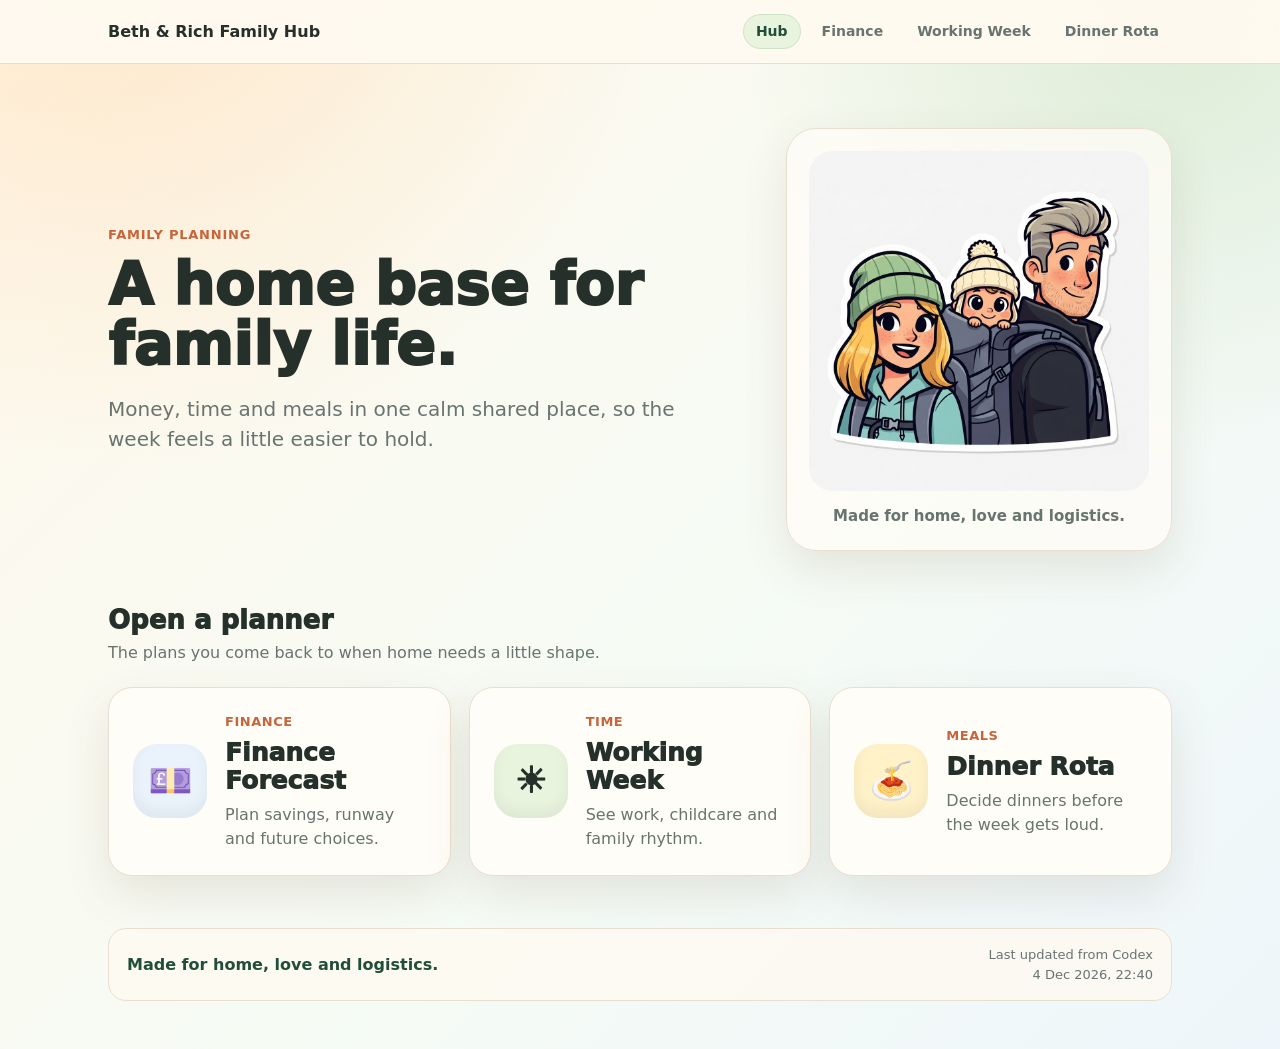
<file: index.html>
<!doctype html>
<html lang="en">
  <head>
    <meta charset="utf-8">
    <meta name="viewport" content="width=device-width, initial-scale=1">
    <title>Beth & Rich Family Hub</title>
    <link rel="icon" type="image/png" href="favicons/hub-baby-favicon.png">
    <style>
      :root {
        --ink: #26302a;
        --muted: #68746f;
        --line: #eadfcf;
        --paper: #fff8eb;
        --panel: #fffdf7;
        --green: #2f6d4f;
        --green-dark: #214e3a;
        --sage: #e9f4df;
        --clay: #c6653b;
        --clay-soft: #f8d8c8;
        --blue: #eaf3fb;
        --gold: #fff1c8;
        --shadow: 0 18px 46px rgba(102, 72, 42, .12);
      }

      * {
        box-sizing: border-box;
      }

      body {
        min-width: 320px;
        margin: 0;
        color: var(--ink);
        background:
          radial-gradient(circle at 9% -8%, rgba(255, 190, 118, .3), transparent 34%),
          radial-gradient(circle at 92% 2%, rgba(153, 198, 137, .28), transparent 28%),
          linear-gradient(135deg, var(--paper), #f6fbf5 58%, #eef6fb);
        font-family: Inter, ui-sans-serif, system-ui, -apple-system, BlinkMacSystemFont, "Segoe UI", sans-serif;
        line-height: 1.5;
      }

      .app-nav {
        position: sticky;
        top: 0;
        z-index: 10;
        border-bottom: 1px solid var(--line);
        background: rgba(255, 250, 241, .94);
        backdrop-filter: blur(14px);
      }

      .nav-inner {
        display: flex;
        align-items: center;
        justify-content: space-between;
        gap: 20px;
        max-width: 1120px;
        margin: 0 auto;
        padding: 14px 28px;
      }

      .brand {
        color: var(--ink);
        font-weight: 900;
        text-decoration: none;
      }

      .nav-links {
        display: flex;
        align-items: center;
        gap: 8px;
      }

      .nav-links a {
        min-height: 32px;
        padding: 6px 12px;
        border: 1px solid transparent;
        border-radius: 999px;
        color: var(--muted);
        font-size: 14px;
        font-weight: 850;
        text-decoration: none;
      }

      .nav-links a:hover {
        border-color: var(--line);
        color: var(--green-dark);
      }

      .nav-links a[aria-current="page"] {
        border-color: #cfe2c5;
        background: var(--sage);
        color: var(--green-dark);
      }

      main {
        max-width: 1120px;
        margin: 0 auto;
        padding: 64px 28px 48px;
      }

      .hero {
        display: grid;
        grid-template-columns: minmax(0, 1fr) 386px;
        gap: 56px;
        align-items: center;
        margin-bottom: 54px;
      }

      .eyebrow {
        margin: 0 0 12px;
        color: var(--clay);
        font-size: 13px;
        font-weight: 900;
        letter-spacing: .06em;
        text-transform: uppercase;
      }

      h1,
      h2,
      p {
        margin: 0;
      }

      h1 {
        max-width: 680px;
        font-size: 58px;
        font-weight: 950;
        line-height: 1.03;
        letter-spacing: 0;
      }

      .intro {
        max-width: 680px;
        margin-top: 18px;
        color: var(--muted);
        font-size: 20px;
      }

      .family-card {
        border: 1px solid var(--line);
        border-radius: 30px;
        background: rgba(255, 253, 247, .76);
        box-shadow: var(--shadow);
        padding: 22px;
      }

      .family-card img {
        display: block;
        width: 100%;
        aspect-ratio: 1 / 1;
        border-radius: 24px;
        object-fit: cover;
      }

      .family-card p {
        margin-top: 14px;
        color: var(--muted);
        font-size: 15px;
        font-weight: 850;
        text-align: center;
      }

      .section-heading {
        margin-bottom: 22px;
      }

      h2 {
        font-size: 26px;
        font-weight: 950;
        line-height: 1.16;
      }

      .section-heading p {
        margin-top: 6px;
        color: var(--muted);
      }

      .app-list {
        display: grid;
        gap: 18px;
        grid-template-columns: repeat(3, minmax(0, 1fr));
      }

      .app-card {
        display: grid;
        grid-template-columns: auto minmax(0, 1fr);
        gap: 18px;
        align-items: center;
        min-height: 172px;
        border: 1px solid var(--line);
        border-radius: 24px;
        background: var(--panel);
        box-shadow: var(--shadow);
        color: var(--ink);
        padding: 24px;
        text-decoration: none;
      }

      .app-card:hover {
        border-color: #d5b17d;
      }

      .app-icon {
        display: grid;
        place-items: center;
        width: 74px;
        height: 74px;
        border-radius: 24px;
        box-shadow: inset 0 -7px 14px rgba(38, 48, 42, .06);
        font-size: 36px;
        font-weight: 950;
      }

      .app-card.finance .app-icon {
        background: var(--blue);
        color: #3774a8;
      }

      .app-card.week .app-icon {
        background: var(--sage);
      }

      .app-card.dinner .app-icon {
        background: var(--gold);
      }

      .app-card span {
        color: var(--clay);
        display: block;
        font-size: 13px;
        font-weight: 900;
        letter-spacing: .04em;
        margin-bottom: 8px;
        text-transform: uppercase;
      }

      .app-card strong {
        display: block;
        font-size: 25px;
        font-weight: 950;
        line-height: 1.12;
        margin-bottom: 8px;
      }

      .app-card p {
        color: var(--muted);
      }

      .footer-note {
        display: flex;
        align-items: center;
        justify-content: space-between;
        gap: 20px;
        margin-top: 52px;
        border: 1px solid var(--line);
        border-radius: 18px;
        background: rgba(255, 250, 241, .78);
        color: var(--muted);
        padding: 16px 18px;
      }

      .footer-note strong {
        color: var(--green-dark);
      }

      .update-note {
        font-size: 13px;
        text-align: right;
      }

      @media (max-width: 840px) {
        .nav-inner,
        .hero,
        .footer-note {
          align-items: flex-start;
          flex-direction: column;
          display: flex;
        }

        .nav-inner {
          gap: 10px;
          padding: 10px 20px;
        }

        .brand {
          font-size: 15px;
        }

        .nav-links {
          width: 100%;
          overflow-x: auto;
          padding-bottom: 2px;
        }

        .nav-links a {
          flex: 0 0 auto;
          padding: 6px 10px;
          font-size: 13px;
          white-space: nowrap;
        }

        main {
          padding: 42px 20px 36px;
        }

        .hero {
          gap: 28px;
          margin-bottom: 42px;
        }

        h1 {
          font-size: 39px;
        }

        .intro {
          font-size: 17px;
        }

        .family-card {
          width: 100%;
          border-radius: 28px;
        }

        .family-card img {
          max-height: 280px;
        }

        .app-list {
          grid-template-columns: 1fr;
        }

        .app-card {
          min-height: 126px;
        }

        .update-note {
          text-align: left;
        }
      }
    </style>
  </head>
  <body>
    <nav class="app-nav" aria-label="App navigation">
      <div class="nav-inner">
        <a class="brand" href="index.html">Beth &amp; Rich Family Hub</a>
        <div class="nav-links">
          <a href="index.html" aria-current="page">Hub</a>
          <a href="finance-forecast/">Finance</a>
          <a href="balanced-working-week.html">Working Week</a>
          <a href="family-dinner-rota.html">Dinner Rota</a>
        </div>
      </div>
    </nav>

    <main>
      <section class="hero" aria-labelledby="page-title">
        <div>
          <p class="eyebrow">Family planning</p>
          <h1 id="page-title">A home base for family life.</h1>
          <p class="intro">Money, time and meals in one calm shared place, so the week feels a little easier to hold.</p>
        </div>
        <div class="family-card">
          <img src="family.png" alt="Illustrated family portrait">
          <p>Made for home, love and logistics.</p>
        </div>
      </section>

      <section aria-labelledby="planner-title">
        <div class="section-heading">
          <h2 id="planner-title">Open a planner</h2>
          <p>The plans you come back to when home needs a little shape.</p>
        </div>

        <div class="app-list">
          <a class="app-card finance" href="finance-forecast/">
            <div class="app-icon" aria-hidden="true">💷</div>
            <div>
              <span>Finance</span>
              <strong>Finance Forecast</strong>
              <p>Plan savings, runway and future choices.</p>
            </div>
          </a>

          <a class="app-card week" href="balanced-working-week.html">
            <div class="app-icon" aria-hidden="true">☀️</div>
            <div>
              <span>Time</span>
              <strong>Working Week</strong>
              <p>See work, childcare and family rhythm.</p>
            </div>
          </a>

          <a class="app-card dinner" href="family-dinner-rota.html">
            <div class="app-icon" aria-hidden="true">🍝</div>
            <div>
              <span>Meals</span>
              <strong>Dinner Rota</strong>
              <p>Decide dinners before the week gets loud.</p>
            </div>
          </a>
        </div>
      </section>

      <footer class="footer-note">
        <p><strong>Made for home, love and logistics.</strong></p>
        <p class="update-note">Last updated from Codex<br><span id="last-updated">Checking latest update...</span></p>
      </footer>
    </main>

    <script>
      const lastUpdated = new Date(document.lastModified);
      document.getElementById("last-updated").textContent = lastUpdated.toLocaleString("en-GB", {
        dateStyle: "medium",
        timeStyle: "short"
      });
    </script>
  </body>
</html>
</file>
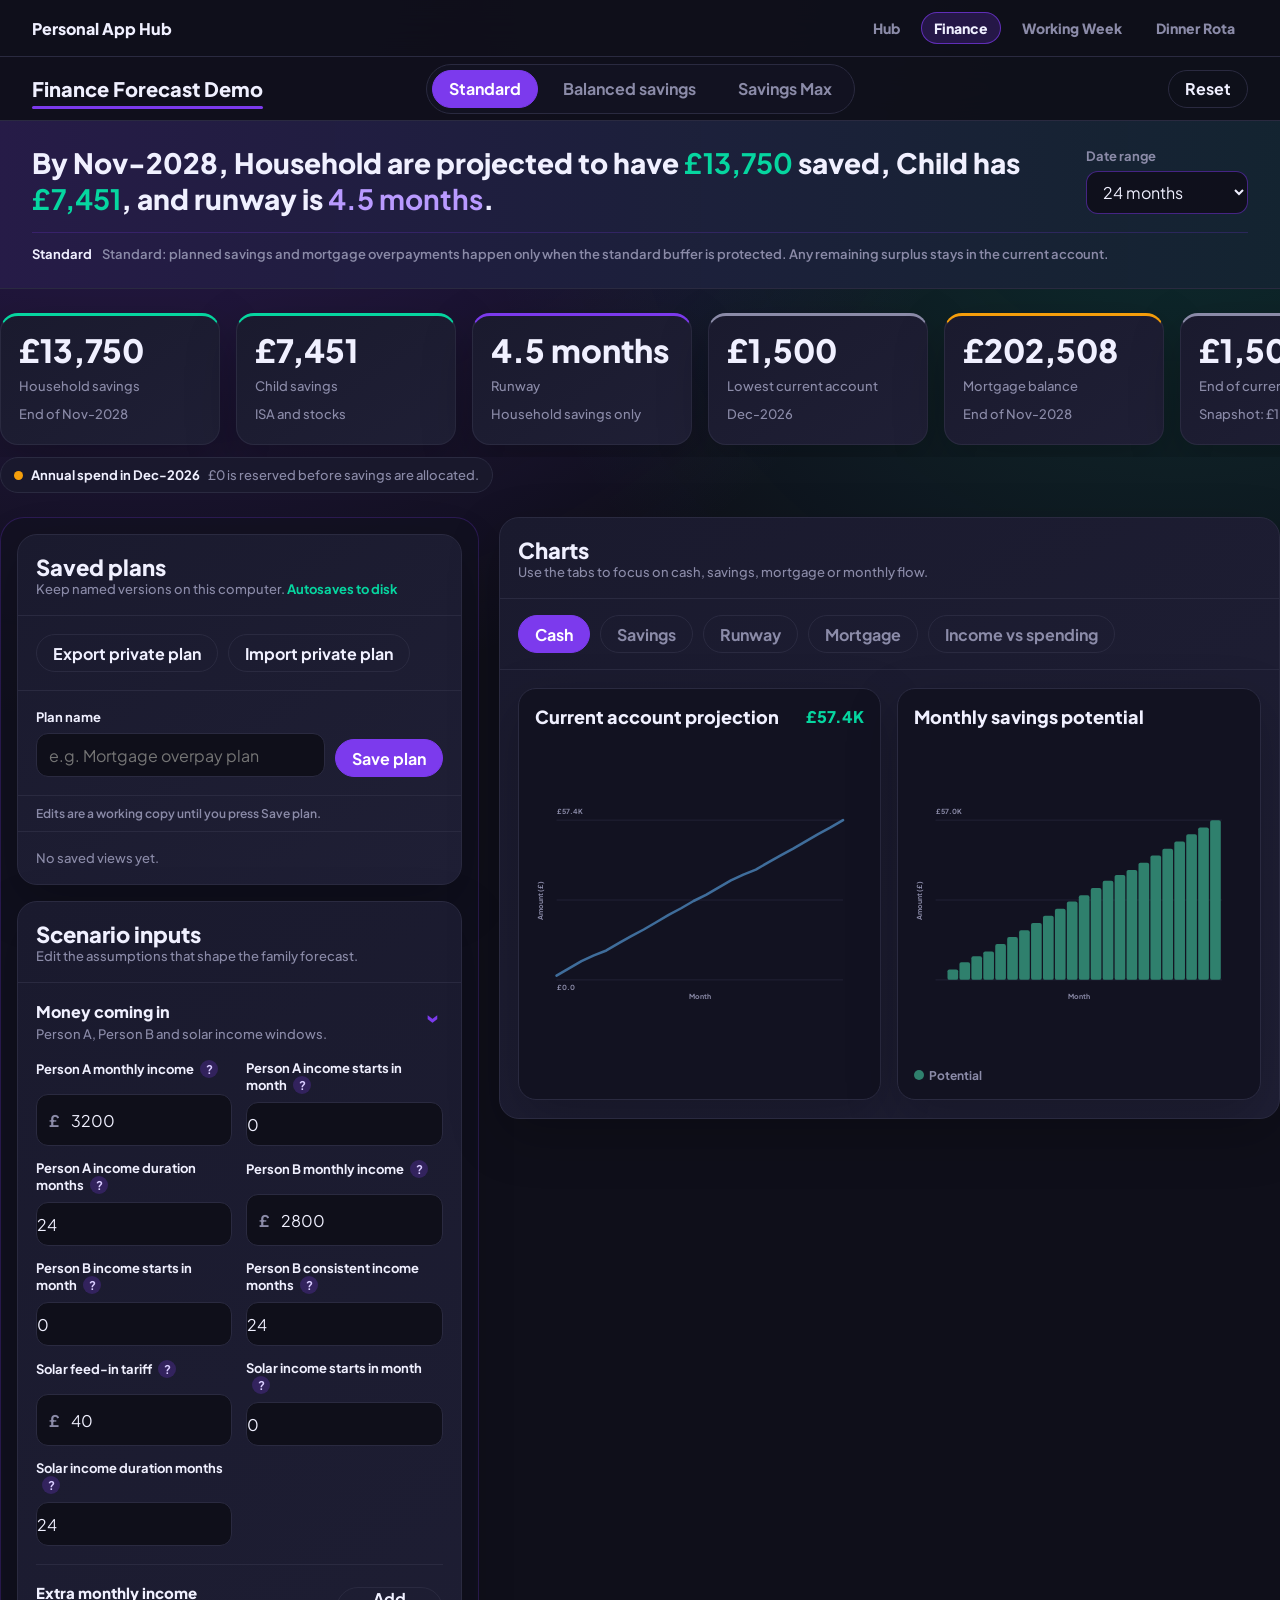
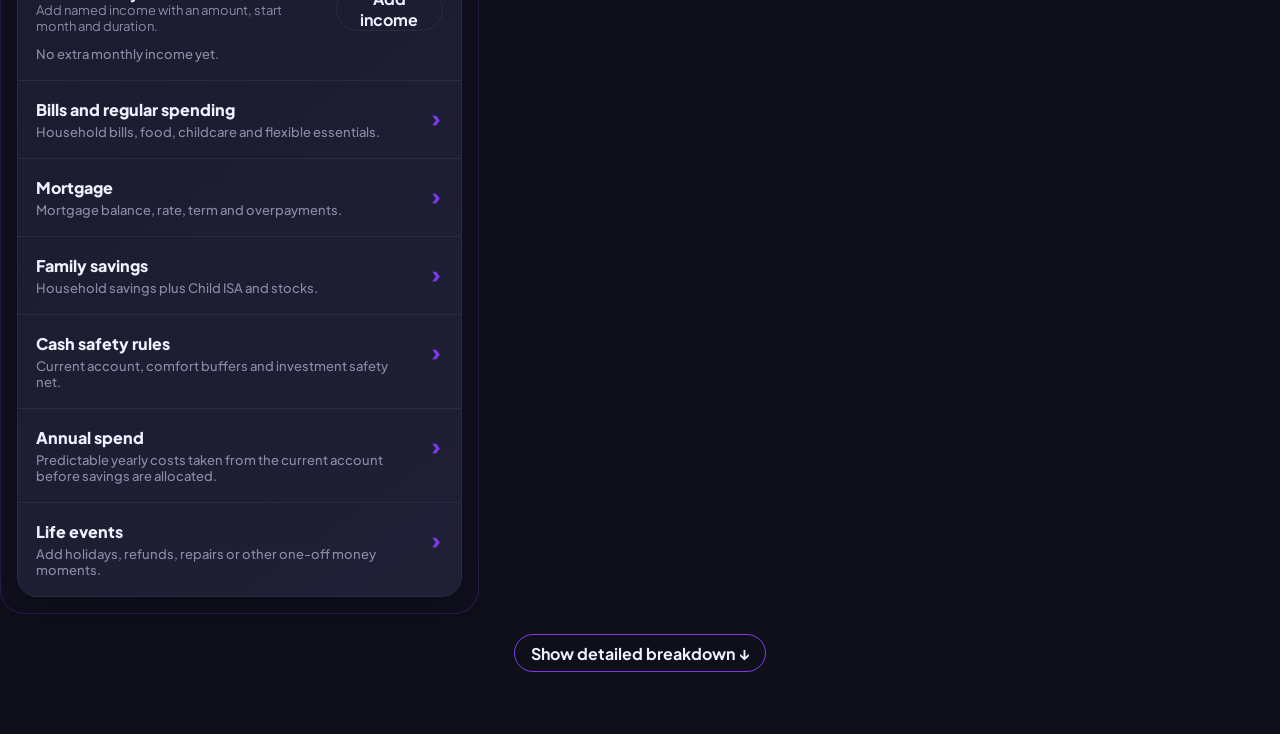
<file: finance-forecast/index.html>
<!doctype html>
<html lang="en">
  <head>
    <meta charset="UTF-8" />
    <link rel="icon" type="image/svg+xml" href="./favicon.svg" />
    <meta name="viewport" content="width=device-width, initial-scale=1.0" />
    <title>💜 Finance Forecast Demo</title>
    <script type="module" crossorigin src="./assets/index-BqM8WCnB.js"></script>
    <link rel="stylesheet" crossorigin href="./assets/index-CWMXhrJA.css">
    <link rel="stylesheet" href="./mobile-overrides.css" />
  </head>
  <body>
    <div id="root"></div>
  </body>
</html>
</file>
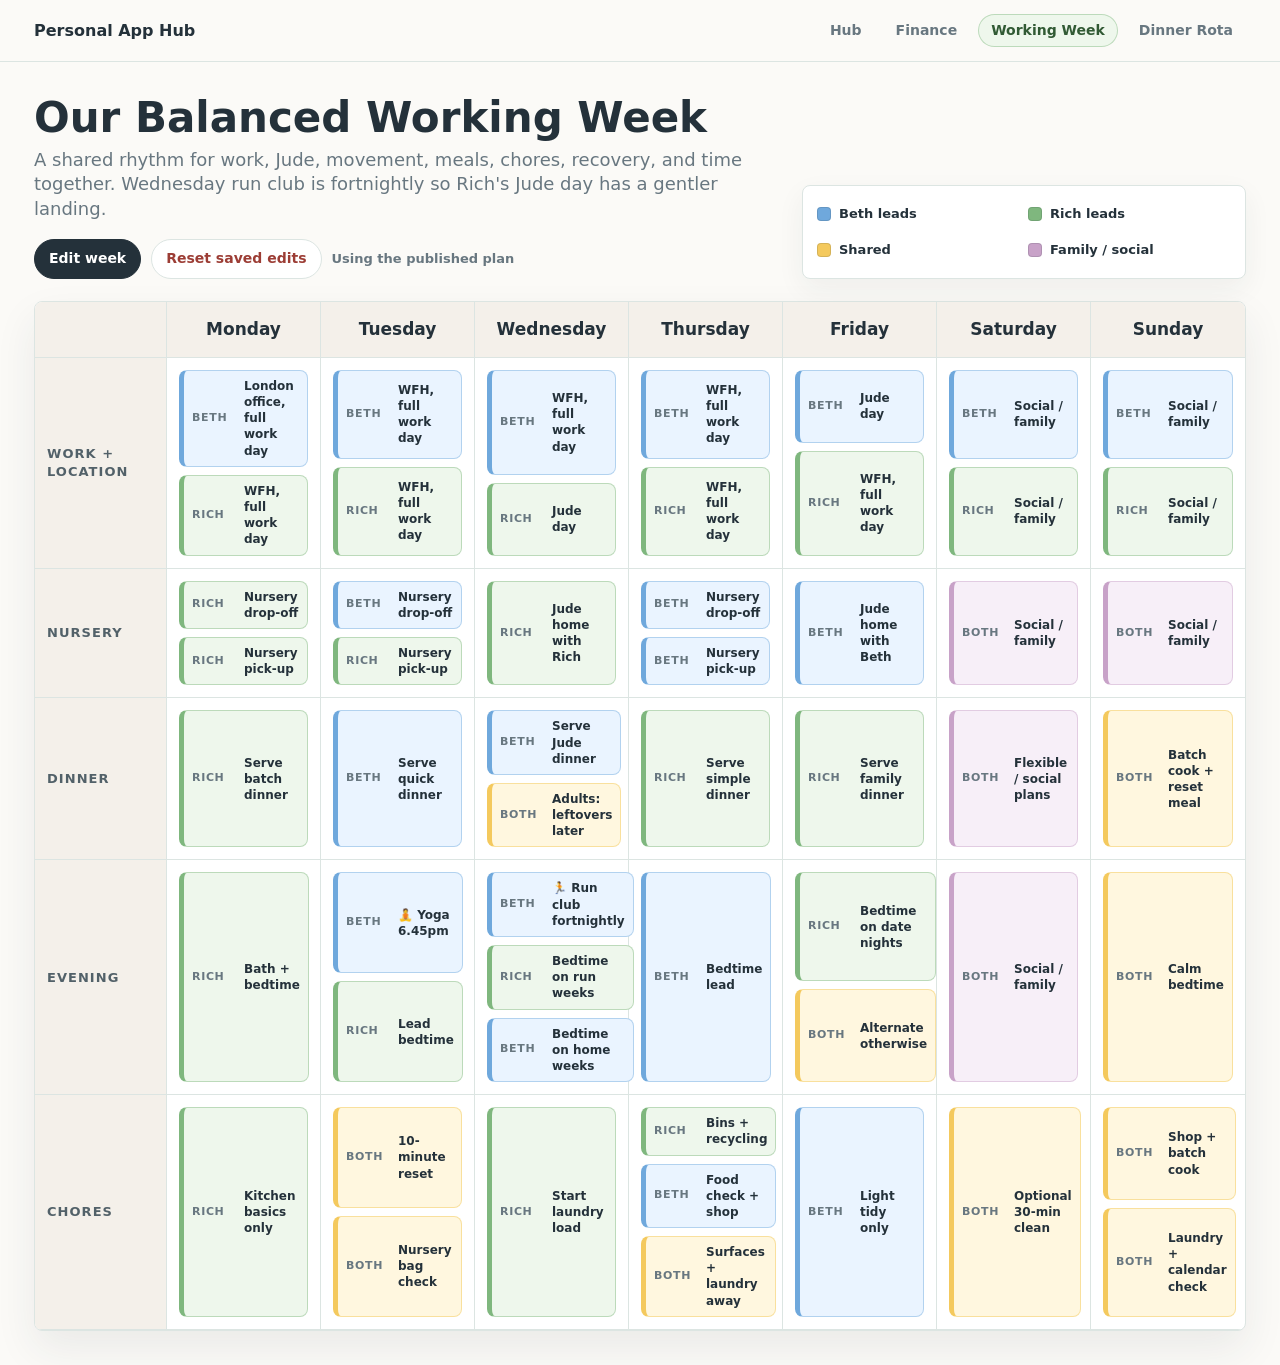
<file: balanced-working-week.html>
<!doctype html>
<html lang="en">
<head>
  <meta charset="utf-8">
  <meta name="viewport" content="width=device-width, initial-scale=1">
  <title>Our Balanced Working Week</title>
  <link rel="icon" type="image/svg+xml" href="favicons/working-week-favicon.svg">
  <style>
    :root {
      --ink: #24313a;
      --muted: #687780;
      --line: #dce5e2;
      --paper: #fbfaf7;
      --panel: #ffffff;
      --you: #6fa8dc;
      --rich: #7fb77e;
      --shared: #f4c95d;
      --protected: #e89aa6;
      --nursery: #b9c0c9;
      --family: #c8a2c8;
      --soft-you: #eaf4ff;
      --soft-rich: #eef7ec;
      --soft-shared: #fff7df;
      --soft-protected: #fff0f3;
      --soft-nursery: #f1f3f5;
      --soft-family: #f7eff8;
    }

    * {
      box-sizing: border-box;
    }

    body {
      margin: 0;
      background: var(--paper);
      color: var(--ink);
      font-family: Inter, ui-sans-serif, system-ui, -apple-system, BlinkMacSystemFont, "Segoe UI", sans-serif;
      line-height: 1.35;
    }

    .app-nav {
      position: sticky;
      top: 0;
      z-index: 10;
      border-bottom: 1px solid var(--line);
      background: rgba(251, 250, 247, .94);
      backdrop-filter: blur(14px);
    }

    .nav-inner {
      display: flex;
      align-items: center;
      justify-content: space-between;
      gap: 20px;
      max-width: 1280px;
      margin: 0 auto;
      padding: 14px 34px;
    }

    .brand {
      color: var(--ink);
      font-weight: 850;
      text-decoration: none;
    }

    .nav-links {
      display: flex;
      align-items: center;
      gap: 8px;
    }

    .nav-links a {
      min-height: 32px;
      padding: 6px 12px;
      border: 1px solid transparent;
      border-radius: 999px;
      color: var(--muted);
      font-size: 14px;
      font-weight: 800;
      text-decoration: none;
    }

    .nav-links a:hover {
      border-color: var(--line);
      color: var(--ink);
    }

    .nav-links a[aria-current="page"] {
      border-color: rgba(127, 183, 126, .45);
      background: var(--soft-rich);
      color: #315a34;
    }

    main {
      max-width: 1280px;
      margin: 0 auto;
      padding: 34px;
    }

    header {
      display: grid;
      grid-template-columns: 1.25fr .75fr;
      gap: 28px;
      align-items: end;
      margin-bottom: 22px;
    }

    h1 {
      margin: 0 0 8px;
      font-size: 42px;
      line-height: 1.05;
      letter-spacing: 0;
    }

    .subtitle {
      margin: 0;
      max-width: 780px;
      color: var(--muted);
      font-size: 18px;
    }

    .legend {
      display: grid;
      grid-template-columns: repeat(2, minmax(0, 1fr));
      gap: 8px;
      padding: 14px;
      background: var(--panel);
      border: 1px solid var(--line);
      border-radius: 8px;
      box-shadow: 0 10px 28px rgba(36, 49, 58, .06);
    }

    .legend-item,
    .tag {
      display: inline-flex;
      align-items: center;
      min-height: 28px;
      gap: 8px;
      color: var(--ink);
      font-size: 13px;
      font-weight: 700;
      white-space: nowrap;
    }

    .swatch {
      width: 14px;
      height: 14px;
      border-radius: 4px;
      border: 1px solid rgba(36, 49, 58, .15);
      flex: 0 0 auto;
    }

    .schedule {
      overflow: hidden;
      background: var(--panel);
      border: 1px solid var(--line);
      border-radius: 8px;
      box-shadow: 0 18px 42px rgba(36, 49, 58, .08);
    }

    .mobile-week {
      display: none;
    }

    .view-controls {
      display: none;
      flex-wrap: wrap;
      gap: 10px;
      align-items: center;
      justify-content: space-between;
      margin: 0 0 14px;
      padding: 12px;
      background: var(--panel);
      border: 1px solid var(--line);
      border-radius: 8px;
      box-shadow: 0 10px 28px rgba(36, 49, 58, .06);
    }

    .view-buttons,
    .person-buttons {
      display: flex;
      flex-wrap: wrap;
      gap: 8px;
      align-items: center;
    }

    .view-button,
    .person-button {
      min-height: 36px;
      border: 1px solid var(--line);
      border-radius: 8px;
      background: #f8faf9;
      color: var(--ink);
      font: inherit;
      font-size: 13px;
      font-weight: 800;
      padding: 8px 11px;
      cursor: pointer;
    }

    .view-button[aria-pressed="true"],
    .person-button[aria-pressed="true"] {
      background: var(--ink);
      border-color: var(--ink);
      color: #fff;
    }

    .person-switch {
      display: none;
      align-items: center;
      gap: 10px;
      color: var(--muted);
      font-size: 13px;
      font-weight: 800;
    }

    .person-switch.is-visible {
      display: flex;
    }

    .grid {
      display: grid;
      grid-template-columns: 132px repeat(7, minmax(120px, 1fr));
    }

    .cell {
      min-height: 92px;
      padding: 12px;
      border-right: 1px solid var(--line);
      border-bottom: 1px solid var(--line);
    }

    .cell:nth-child(8n) {
      border-right: 0;
    }

    .day,
    .row-label {
      background: #f4f0ea;
      font-weight: 800;
    }

    .day {
      min-height: 56px;
      text-align: center;
      font-size: 17px;
      display: flex;
      align-items: center;
      justify-content: center;
    }

    .row-label {
      color: #526169;
      font-size: 13px;
      text-transform: uppercase;
      letter-spacing: .08em;
      display: flex;
      align-items: center;
    }

    .block {
      display: grid;
      gap: 5px;
      min-height: 100%;
      padding: 10px;
      border-left: 5px solid;
      border-radius: 8px;
      align-content: start;
    }

    .block strong {
      font-size: 14px;
      line-height: 1.2;
    }

    .block span {
      color: #4c5b64;
      font-size: 12.5px;
    }

    .work-option {
      display: none;
      min-height: 100%;
    }

    .work-option[data-option="c"] {
      display: grid;
      gap: 8px;
    }

    .work-stack,
    .split-lanes,
    .compact-map,
    .focus-card {
      display: grid;
      gap: 8px;
      min-height: 100%;
    }

    .mini-card {
      display: grid;
      gap: 3px;
      padding: 9px;
      border-left: 5px solid;
      border-radius: 8px;
    }

    .mini-card strong,
    .lane strong,
    .focus-card strong {
      font-size: 13px;
      line-height: 1.15;
    }

    .mini-card span,
    .lane span,
    .focus-card span {
      color: #4c5b64;
      font-size: 12px;
    }

    .mini-card.beth,
    .lane.beth,
    .focus-card.beth {
      background: var(--soft-you);
      border-color: var(--you);
    }

    .mini-card.rich-person,
    .lane.rich-person,
    .focus-card.rich-person {
      background: var(--soft-rich);
      border-color: var(--rich);
    }

    .mini-card.off,
    .lane.off,
    .focus-card.off {
      background: #fbfbfa;
      border-color: #d9dedc;
    }

    .split-lanes {
      grid-template-columns: 1fr;
    }

    .lane {
      min-height: 58px;
      padding: 8px;
      border-left: 5px solid;
      border-radius: 8px;
    }

    .name-pill {
      display: inline-flex;
      align-items: center;
      width: fit-content;
      min-height: 22px;
      margin-bottom: 5px;
      padding: 3px 7px;
      border-radius: 999px;
      background: rgba(36, 49, 58, .08);
      color: #34434b;
      font-size: 11px;
      font-weight: 850;
    }

    .status-line {
      display: grid;
      grid-template-columns: 44px 1fr;
      gap: 8px;
      align-items: center;
      min-height: 32px;
      padding: 7px 8px;
      border-radius: 8px;
      background: #f8faf9;
      border: 1px solid var(--line);
      font-size: 12px;
      font-weight: 800;
    }

    .status-line.beth {
      background: var(--soft-you);
      border-color: rgba(111, 168, 220, .45);
      border-left: 5px solid var(--you);
    }

    .status-line.rich-person {
      background: var(--soft-rich);
      border-color: rgba(127, 183, 126, .45);
      border-left: 5px solid var(--rich);
    }

    .status-line.shared {
      background: var(--soft-shared);
      border-color: rgba(244, 201, 93, .5);
      border-left: 5px solid var(--shared);
    }

    .status-line.nursery {
      background: var(--soft-nursery);
      border-color: rgba(185, 192, 201, .55);
      border-left: 5px solid var(--nursery);
    }

    .status-line.protected {
      background: var(--soft-protected);
      border-color: rgba(232, 154, 166, .5);
      border-left: 5px solid var(--protected);
    }

    .status-line.social {
      background: var(--soft-family);
      border-color: rgba(200, 162, 200, .45);
      border-left: 5px solid var(--family);
    }

    .status-line .label {
      color: var(--muted);
      font-size: 11px;
      text-transform: uppercase;
      letter-spacing: .06em;
    }

    .focus-card {
      padding: 12px;
      border-left: 5px solid;
      border-radius: 8px;
    }

    .focus-card[data-person-card] {
      display: none;
    }

    .focus-card[data-person-card].is-active {
      display: grid;
    }

    .you {
      background: var(--soft-you);
      border-color: var(--you);
    }

    .rich {
      background: var(--soft-rich);
      border-color: var(--rich);
    }

    .shared {
      background: var(--soft-shared);
      border-color: var(--shared);
    }

    .protected {
      background: var(--soft-protected);
      border-color: var(--protected);
    }

    .nursery {
      background: var(--soft-nursery);
      border-color: var(--nursery);
    }

    .family {
      background: var(--soft-family);
      border-color: var(--family);
    }

    .empty {
      color: #879198;
      background: #fbfbfa;
      border-color: #e4e8e6;
    }

    .bottom {
      display: grid;
      grid-template-columns: 1fr 1fr;
      gap: 18px;
      margin-top: 18px;
    }

    .panel {
      background: var(--panel);
      border: 1px solid var(--line);
      border-radius: 8px;
      padding: 18px;
      box-shadow: 0 10px 28px rgba(36, 49, 58, .06);
    }

    h2 {
      margin: 0 0 12px;
      font-size: 18px;
      letter-spacing: 0;
    }

    ul {
      margin: 0;
      padding-left: 20px;
    }

    li {
      margin: 8px 0;
      color: #42515a;
      font-size: 14px;
    }

    .conversation {
      display: grid;
      grid-template-columns: repeat(3, 1fr);
      gap: 10px;
      margin-top: 10px;
    }

    .question {
      min-height: 90px;
      padding: 12px;
      background: #f8faf9;
      border: 1px solid var(--line);
      border-radius: 8px;
      font-size: 14px;
      font-weight: 750;
    }

    .header-actions {
      display: flex;
      flex-wrap: wrap;
      gap: 10px;
      align-items: center;
      margin-top: 18px;
    }

    button {
      min-height: 40px;
      border: 1px solid var(--line);
      border-radius: 999px;
      background: #fff;
      color: var(--ink);
      font: inherit;
      font-size: 14px;
      font-weight: 850;
      padding: 8px 14px;
      cursor: pointer;
    }

    button:hover {
      border-color: rgba(36, 49, 58, .32);
    }

    button.primary {
      border-color: var(--ink);
      background: var(--ink);
      color: #fff;
    }

    button.danger {
      color: #9c3d35;
    }

    .save-note {
      color: var(--muted);
      font-size: 13px;
      font-weight: 750;
    }

    .overlay {
      position: fixed;
      inset: 0;
      z-index: 50;
      display: none;
      place-items: center;
      background: rgba(36, 49, 58, .26);
      padding: 18px;
    }

    .overlay.is-open {
      display: grid;
    }

    .edit-panel {
      display: grid;
      grid-template-rows: auto auto minmax(0, 1fr) auto;
      gap: 18px;
      width: min(760px, 100%);
      max-height: min(780px, calc(100vh - 36px));
      overflow: hidden;
      border: 1px solid var(--line);
      border-radius: 18px;
      background: var(--paper);
      box-shadow: 0 30px 80px rgba(36, 49, 58, .22);
      padding: 22px;
    }

    .edit-head {
      display: flex;
      justify-content: space-between;
      gap: 18px;
      align-items: flex-start;
    }

    .edit-head h2 {
      margin: 0;
      font-size: 28px;
      line-height: 1.08;
    }

    .edit-head p {
      margin: 8px 0 0;
      color: var(--muted);
    }

    .edit-body {
      display: grid;
      gap: 14px;
      min-height: 0;
      overflow: auto;
      padding-right: 3px;
    }

    .form-row {
      display: grid;
      gap: 8px;
    }

    .form-row label {
      color: #526169;
      font-size: 12px;
      font-weight: 900;
      letter-spacing: .08em;
      text-transform: uppercase;
    }

    .form-row select,
    .form-row textarea {
      width: 100%;
      border: 1px solid var(--line);
      background: #fff;
      color: var(--ink);
      font: inherit;
      padding: 10px 12px;
    }

    .form-row select {
      min-height: 42px;
      border-radius: 999px;
    }

    .form-row textarea {
      min-height: 86px;
      border-radius: 12px;
      resize: vertical;
    }

    .form-help {
      color: var(--muted);
      font-size: 12px;
    }

    .edit-actions {
      display: flex;
      flex-wrap: wrap;
      justify-content: flex-end;
      gap: 10px;
      padding-top: 16px;
      border-top: 1px solid var(--line);
    }

    .icon-button {
      width: 42px;
      padding: 0;
    }

    @media (max-width: 900px) {
      .nav-inner {
        align-items: flex-start;
        flex-direction: column;
        gap: 10px;
        padding: 10px 18px;
      }

      .brand {
        font-size: 15px;
      }

      .nav-links {
        width: 100%;
        overflow-x: auto;
        padding-bottom: 2px;
      }

      .nav-links a {
        flex: 0 0 auto;
        padding: 6px 10px;
        font-size: 13px;
        white-space: nowrap;
      }

      main {
        padding: 18px;
      }

      header,
      .bottom,
      .conversation {
        grid-template-columns: 1fr;
      }

      .view-controls {
        align-items: stretch;
      }

      .schedule {
        overflow-x: auto;
      }

      .grid {
        min-width: 1080px;
      }

      h1 {
        font-size: 32px;
      }

      .edit-panel {
        align-self: end;
        max-height: calc(100vh - 24px);
        padding: 20px;
      }
    }

    @media (max-width: 700px) {
      .schedule {
        display: none;
      }

      .mobile-week {
        display: block;
      }

      .day-tabs {
        display: flex;
        gap: 8px;
        margin: 0 0 14px;
        overflow-x: auto;
        padding-bottom: 4px;
      }

      .day-tab {
        flex: 0 0 auto;
        min-height: 38px;
        padding: 8px 12px;
        border: 1px solid var(--line);
        border-radius: 999px;
        background: var(--panel);
        color: var(--muted);
        font: inherit;
        font-size: 13px;
        font-weight: 850;
      }

      .day-tab[aria-selected="true"] {
        border-color: rgba(111, 168, 220, .5);
        background: var(--soft-you);
        color: var(--ink);
      }

      .day-panel {
        display: none;
        gap: 12px;
      }

      .day-panel.is-active {
        display: grid;
      }

      .mobile-day-title {
        margin: 4px 0 2px;
        font-size: 24px;
      }

      .day-section {
        background: var(--panel);
        border: 1px solid var(--line);
        border-radius: 8px;
        padding: 14px;
        box-shadow: 0 10px 28px rgba(36, 49, 58, .06);
      }

      .day-section h3 {
        margin: 0 0 10px;
        color: #526169;
        font-size: 12px;
        letter-spacing: .08em;
        text-transform: uppercase;
      }

      .day-section .compact-map {
        gap: 8px;
      }
    }

    @media print {
      @page {
        size: A4 landscape;
        margin: 8mm;
      }

      body {
        background: #fff;
      }

      main {
        max-width: none;
        padding: 0;
      }

      .schedule,
      .panel,
      .legend {
        box-shadow: none;
      }

      h1 {
        font-size: 32px;
      }

      .subtitle {
        font-size: 14px;
      }

      .cell {
        min-height: 78px;
        padding: 8px;
      }

      .block {
        padding: 7px;
      }

      .block strong {
        font-size: 12px;
      }

      .block span,
      .mini-card span,
      .lane span,
      .focus-card span,
      li,
      .question {
        font-size: 10.5px;
      }

      .view-controls {
        display: none;
      }

      .bottom {
        gap: 10px;
        margin-top: 10px;
      }
    }
  </style>
</head>
<body>
  <nav class="app-nav" aria-label="App navigation">
    <div class="nav-inner">
      <a class="brand" href="index.html">Personal App Hub</a>
      <div class="nav-links">
          <a href="index.html">Hub</a>
          <a href="finance-forecast/">Finance</a>
          <a href="balanced-working-week.html" aria-current="page">Working Week</a>
          <a href="family-dinner-rota.html">Dinner Rota</a>
        </div>
      </div>
  </nav>
  <main>
    <header>
      <div>
        <h1>Our Balanced Working Week</h1>
        <p class="subtitle">A shared rhythm for work, Jude, movement, meals, chores, recovery, and time together. Wednesday run club is fortnightly so Rich's Jude day has a gentler landing.</p>
        <div class="header-actions">
          <button class="primary" type="button" id="edit-week">Edit week</button>
          <button class="danger" type="button" id="reset-week">Reset saved edits</button>
          <span class="save-note" id="save-note">Using the published plan</span>
        </div>
      </div>
      <section class="legend" aria-label="Colour key">
        <div class="legend-item"><span class="swatch" style="background: var(--you)"></span>Beth leads</div>
        <div class="legend-item"><span class="swatch" style="background: var(--rich)"></span>Rich leads</div>
        <div class="legend-item"><span class="swatch" style="background: var(--shared)"></span>Shared</div>
        <div class="legend-item"><span class="swatch" style="background: var(--family)"></span>Family / social</div>
      </section>
    </header>

    <section class="schedule" aria-label="Weekly schedule">
      <div class="grid">
        <div class="cell day"></div>
        <div class="cell day">Monday</div>
        <div class="cell day">Tuesday</div>
        <div class="cell day">Wednesday</div>
        <div class="cell day">Thursday</div>
        <div class="cell day">Friday</div>
        <div class="cell day">Saturday</div>
        <div class="cell day">Sunday</div>

        <div class="cell row-label">Work + Location</div>
        <div class="cell">
          <div class="work-option is-active" data-option="a">
            <div class="work-stack">
              <div class="mini-card beth"><strong>Beth: London office</strong><span>Work day. Leave 7.30am, home around 7.30pm.</span></div>
              <div class="mini-card rich-person"><strong>Rich: WFH</strong><span>Work day. Also owns nursery pick-up and bedtime.</span></div>
            </div>
          </div>
          <div class="work-option" data-option="b">
            <div class="split-lanes">
              <div class="lane beth"><span class="name-pill">Beth</span><strong>London office</strong><span>7.30am to 7.30pm door-to-door.</span></div>
              <div class="lane rich-person"><span class="name-pill">Rich</span><strong>Work from home</strong><span>Nursery/evening lead.</span></div>
            </div>
          </div>
          <div class="work-option" data-option="c">
            <div class="compact-map">
              <div class="status-line beth"><span class="label">Beth</span><span>London office, full work day</span></div>
              <div class="status-line rich-person"><span class="label">Rich</span><span>WFH, full work day</span></div>
            </div>
          </div>
          <div class="work-option" data-option="d">
            <div class="focus-card beth is-active" data-person-card="beth"><strong>Beth</strong><span>London office. Work day, 7.30am to 7.30pm door-to-door.</span></div>
            <div class="focus-card rich-person" data-person-card="rich"><strong>Rich</strong><span>Work from home. Work day, plus nursery and evening lead.</span></div>
          </div>
        </div>
        <div class="cell">
          <div class="work-option is-active" data-option="a">
            <div class="work-stack">
              <div class="mini-card beth"><strong>Beth: WFH</strong><span>Work day. Jude at nursery 9am to 5pm.</span></div>
              <div class="mini-card rich-person"><strong>Rich: WFH</strong><span>Work day. Picks Jude up to protect yoga.</span></div>
            </div>
          </div>
          <div class="work-option" data-option="b">
            <div class="split-lanes">
              <div class="lane beth"><span class="name-pill">Beth</span><strong>Work from home</strong><span>Yoga protected in the evening.</span></div>
              <div class="lane rich-person"><span class="name-pill">Rich</span><strong>Work from home</strong><span>Pick-up and bedtime lead.</span></div>
            </div>
          </div>
          <div class="work-option" data-option="c">
            <div class="compact-map">
              <div class="status-line beth"><span class="label">Beth</span><span>WFH, full work day</span></div>
              <div class="status-line rich-person"><span class="label">Rich</span><span>WFH, full work day</span></div>
            </div>
          </div>
          <div class="work-option" data-option="d">
            <div class="focus-card beth is-active" data-person-card="beth"><strong>Beth</strong><span>Work from home. Work day, with yoga protected at 6.45pm.</span></div>
            <div class="focus-card rich-person" data-person-card="rich"><strong>Rich</strong><span>Work from home. Work day, then pick-up and bedtime lead.</span></div>
          </div>
        </div>
        <div class="cell">
          <div class="work-option is-active" data-option="a">
            <div class="work-stack">
              <div class="mini-card beth"><strong>Beth: WFH</strong><span>Work day.</span></div>
              <div class="mini-card rich-person off"><strong>Rich: not working</strong><span>Solo Jude day. No nursery.</span></div>
            </div>
          </div>
          <div class="work-option" data-option="b">
            <div class="split-lanes">
              <div class="lane beth"><span class="name-pill">Beth</span><strong>Work from home</strong><span>Fortnightly run club in the evening.</span></div>
              <div class="lane rich-person off"><span class="name-pill">Rich</span><strong>Not working</strong><span>Jude day.</span></div>
            </div>
          </div>
          <div class="work-option" data-option="c">
            <div class="compact-map">
              <div class="status-line beth"><span class="label">Beth</span><span>WFH, full work day</span></div>
              <div class="status-line rich-person"><span class="label">Rich</span><span>Jude day</span></div>
            </div>
          </div>
          <div class="work-option" data-option="d">
            <div class="focus-card beth is-active" data-person-card="beth"><strong>Beth</strong><span>Work from home. Fortnightly run club; home weeks you lead bedtime.</span></div>
            <div class="focus-card rich-person off" data-person-card="rich"><strong>Rich</strong><span>Not working. Solo Jude day, so evening load should be lighter.</span></div>
          </div>
        </div>
        <div class="cell">
          <div class="work-option is-active" data-option="a">
            <div class="work-stack">
              <div class="mini-card beth"><strong>Beth: WFH</strong><span>Work day. Jude at nursery 9am to 5pm.</span></div>
              <div class="mini-card rich-person"><strong>Rich: WFH</strong><span>Work day.</span></div>
            </div>
          </div>
          <div class="work-option" data-option="b">
            <div class="split-lanes">
              <div class="lane beth"><span class="name-pill">Beth</span><strong>Work from home</strong><span>Drop-off and pick-up.</span></div>
              <div class="lane rich-person"><span class="name-pill">Rich</span><strong>Work from home</strong><span>Serves dinner.</span></div>
            </div>
          </div>
          <div class="work-option" data-option="c">
            <div class="compact-map">
              <div class="status-line beth"><span class="label">Beth</span><span>WFH, full work day</span></div>
              <div class="status-line rich-person"><span class="label">Rich</span><span>WFH, full work day</span></div>
            </div>
          </div>
          <div class="work-option" data-option="d">
            <div class="focus-card beth is-active" data-person-card="beth"><strong>Beth</strong><span>Work from home. Nursery drop-off and pick-up.</span></div>
            <div class="focus-card rich-person" data-person-card="rich"><strong>Rich</strong><span>Work from home. Serves dinner so Thursday does not all land on Beth.</span></div>
          </div>
        </div>
        <div class="cell">
          <div class="work-option is-active" data-option="a">
            <div class="work-stack">
              <div class="mini-card beth off"><strong>Beth: not working</strong><span>Solo Jude day.</span></div>
              <div class="mini-card rich-person"><strong>Rich: WFH</strong><span>Work day.</span></div>
            </div>
          </div>
          <div class="work-option" data-option="b">
            <div class="split-lanes">
              <div class="lane beth off"><span class="name-pill">Beth</span><strong>Not working</strong><span>Jude day.</span></div>
              <div class="lane rich-person"><span class="name-pill">Rich</span><strong>Work from home</strong><span>Serves dinner.</span></div>
            </div>
          </div>
          <div class="work-option" data-option="c">
            <div class="compact-map">
              <div class="status-line beth"><span class="label">Beth</span><span>Jude day</span></div>
              <div class="status-line rich-person"><span class="label">Rich</span><span>WFH, full work day</span></div>
            </div>
          </div>
          <div class="work-option" data-option="d">
            <div class="focus-card beth off is-active" data-person-card="beth"><strong>Beth</strong><span>Not working. Solo Jude day; light tidy only.</span></div>
            <div class="focus-card rich-person" data-person-card="rich"><strong>Rich</strong><span>Work from home. Serves dinner; bedtime is shared or alternated.</span></div>
          </div>
        </div>
        <div class="cell">
          <div class="work-option is-active" data-option="a">
            <div class="work-stack">
              <div class="mini-card beth off"><strong>Beth: not working</strong><span>Family / social day.</span></div>
              <div class="mini-card rich-person off"><strong>Rich: not working</strong><span>Family / social day.</span></div>
            </div>
          </div>
          <div class="work-option" data-option="b">
            <div class="split-lanes">
              <div class="lane beth off"><span class="name-pill">Beth</span><strong>Not working</strong><span>Social / family.</span></div>
              <div class="lane rich-person off"><span class="name-pill">Rich</span><strong>Not working</strong><span>Social / family.</span></div>
            </div>
          </div>
          <div class="work-option" data-option="c">
            <div class="compact-map">
              <div class="status-line social"><span class="label">Beth</span><span>Social / family</span></div>
              <div class="status-line social"><span class="label">Rich</span><span>Social / family</span></div>
            </div>
          </div>
          <div class="work-option" data-option="d">
            <div class="focus-card beth off is-active" data-person-card="beth"><strong>Beth</strong><span>Not working. Keep flexible for family and social plans.</span></div>
            <div class="focus-card rich-person off" data-person-card="rich"><strong>Rich</strong><span>Not working. Keep flexible for family and social plans.</span></div>
          </div>
        </div>
        <div class="cell">
          <div class="work-option is-active" data-option="a">
            <div class="work-stack">
              <div class="mini-card beth off"><strong>Beth: not working</strong><span>Family reset day.</span></div>
              <div class="mini-card rich-person off"><strong>Rich: not working</strong><span>Family reset day.</span></div>
            </div>
          </div>
          <div class="work-option" data-option="b">
            <div class="split-lanes">
              <div class="lane beth off"><span class="name-pill">Beth</span><strong>Not working</strong><span>Reset and prep.</span></div>
              <div class="lane rich-person off"><span class="name-pill">Rich</span><strong>Not working</strong><span>Reset and prep.</span></div>
            </div>
          </div>
          <div class="work-option" data-option="c">
            <div class="compact-map">
              <div class="status-line social"><span class="label">Beth</span><span>Social / family</span></div>
              <div class="status-line social"><span class="label">Rich</span><span>Social / family</span></div>
            </div>
          </div>
          <div class="work-option" data-option="d">
            <div class="focus-card beth off is-active" data-person-card="beth"><strong>Beth</strong><span>Not working. Shared shop, batch cook, laundry, and calendar check.</span></div>
            <div class="focus-card rich-person off" data-person-card="rich"><strong>Rich</strong><span>Not working. Shared shop, batch cook, laundry, and calendar check.</span></div>
          </div>
        </div>

        <div class="cell row-label">Nursery</div>
        <div class="cell"><div class="compact-map">
          <div class="status-line rich-person"><span class="label">Rich</span><span>Nursery drop-off</span></div>
          <div class="status-line rich-person"><span class="label">Rich</span><span>Nursery pick-up</span></div>
        </div></div>
        <div class="cell"><div class="compact-map">
          <div class="status-line beth"><span class="label">Beth</span><span>Nursery drop-off</span></div>
          <div class="status-line rich-person"><span class="label">Rich</span><span>Nursery pick-up</span></div>
        </div></div>
        <div class="cell"><div class="compact-map">
          <div class="status-line rich-person"><span class="label">Rich</span><span>Jude home with Rich</span></div>
        </div></div>
        <div class="cell"><div class="compact-map">
          <div class="status-line beth"><span class="label">Beth</span><span>Nursery drop-off</span></div>
          <div class="status-line beth"><span class="label">Beth</span><span>Nursery pick-up</span></div>
        </div></div>
        <div class="cell"><div class="compact-map">
          <div class="status-line beth"><span class="label">Beth</span><span>Jude home with Beth</span></div>
        </div></div>
        <div class="cell"><div class="compact-map">
          <div class="status-line social"><span class="label">Both</span><span>Social / family</span></div>
        </div></div>
        <div class="cell"><div class="compact-map">
          <div class="status-line social"><span class="label">Both</span><span>Social / family</span></div>
        </div></div>

        <div class="cell row-label">Dinner</div>
        <div class="cell"><div class="compact-map">
          <div class="status-line rich-person"><span class="label">Rich</span><span>Serve batch dinner</span></div>
        </div></div>
        <div class="cell"><div class="compact-map">
          <div class="status-line beth"><span class="label">Beth</span><span>Serve quick dinner</span></div>
        </div></div>
        <div class="cell"><div class="compact-map">
          <div class="status-line beth"><span class="label">Beth</span><span>Serve Jude dinner</span></div>
          <div class="status-line shared"><span class="label">Both</span><span>Adults: leftovers later</span></div>
        </div></div>
        <div class="cell"><div class="compact-map">
          <div class="status-line rich-person"><span class="label">Rich</span><span>Serve simple dinner</span></div>
        </div></div>
        <div class="cell"><div class="compact-map">
          <div class="status-line rich-person"><span class="label">Rich</span><span>Serve family dinner</span></div>
        </div></div>
        <div class="cell"><div class="compact-map">
          <div class="status-line social"><span class="label">Both</span><span>Flexible / social plans</span></div>
        </div></div>
        <div class="cell"><div class="compact-map">
          <div class="status-line shared"><span class="label">Both</span><span>Batch cook + reset meal</span></div>
        </div></div>

        <div class="cell row-label">Evening</div>
        <div class="cell"><div class="compact-map">
          <div class="status-line rich-person"><span class="label">Rich</span><span>Bath + bedtime</span></div>
        </div></div>
        <div class="cell"><div class="compact-map">
          <div class="status-line beth"><span class="label">Beth</span><span>🧘 Yoga 6.45pm</span></div>
          <div class="status-line rich-person"><span class="label">Rich</span><span>Lead bedtime</span></div>
        </div></div>
        <div class="cell"><div class="compact-map">
          <div class="status-line beth"><span class="label">Beth</span><span>🏃 Run club fortnightly</span></div>
          <div class="status-line rich-person"><span class="label">Rich</span><span>Bedtime on run weeks</span></div>
          <div class="status-line beth"><span class="label">Beth</span><span>Bedtime on home weeks</span></div>
        </div></div>
        <div class="cell"><div class="compact-map">
          <div class="status-line beth"><span class="label">Beth</span><span>Bedtime lead</span></div>
        </div></div>
        <div class="cell"><div class="compact-map">
          <div class="status-line rich-person"><span class="label">Rich</span><span>Bedtime on date nights</span></div>
          <div class="status-line shared"><span class="label">Both</span><span>Alternate otherwise</span></div>
        </div></div>
        <div class="cell"><div class="compact-map">
          <div class="status-line social"><span class="label">Both</span><span>Social / family</span></div>
        </div></div>
        <div class="cell"><div class="compact-map">
          <div class="status-line shared"><span class="label">Both</span><span>Calm bedtime</span></div>
        </div></div>

        <div class="cell row-label">Chores</div>
        <div class="cell"><div class="compact-map">
          <div class="status-line rich-person"><span class="label">Rich</span><span>Kitchen basics only</span></div>
        </div></div>
        <div class="cell"><div class="compact-map">
          <div class="status-line shared"><span class="label">Both</span><span>10-minute reset</span></div>
          <div class="status-line shared"><span class="label">Both</span><span>Nursery bag check</span></div>
        </div></div>
        <div class="cell"><div class="compact-map">
          <div class="status-line rich-person"><span class="label">Rich</span><span>Start laundry load</span></div>
        </div></div>
        <div class="cell"><div class="compact-map">
          <div class="status-line rich-person"><span class="label">Rich</span><span>Bins + recycling</span></div>
          <div class="status-line beth"><span class="label">Beth</span><span>Food check + shop</span></div>
          <div class="status-line shared"><span class="label">Both</span><span>Surfaces + laundry away</span></div>
        </div></div>
        <div class="cell"><div class="compact-map">
          <div class="status-line beth"><span class="label">Beth</span><span>Light tidy only</span></div>
        </div></div>
        <div class="cell"><div class="compact-map">
          <div class="status-line shared"><span class="label">Both</span><span>Optional 30-min clean</span></div>
        </div></div>
        <div class="cell"><div class="compact-map">
          <div class="status-line shared"><span class="label">Both</span><span>Shop + batch cook</span></div>
          <div class="status-line shared"><span class="label">Both</span><span>Laundry + calendar check</span></div>
        </div></div>
      </div>
    </section>

    <section class="mobile-week" aria-label="Mobile weekly schedule">
      <div class="day-tabs" role="tablist" aria-label="Choose a day">
        <button class="day-tab" type="button" role="tab" aria-selected="true" aria-controls="monday-panel" id="monday-tab" data-day-tab="monday">Mon</button>
        <button class="day-tab" type="button" role="tab" aria-selected="false" aria-controls="tuesday-panel" id="tuesday-tab" data-day-tab="tuesday">Tue</button>
        <button class="day-tab" type="button" role="tab" aria-selected="false" aria-controls="wednesday-panel" id="wednesday-tab" data-day-tab="wednesday">Wed</button>
        <button class="day-tab" type="button" role="tab" aria-selected="false" aria-controls="thursday-panel" id="thursday-tab" data-day-tab="thursday">Thu</button>
        <button class="day-tab" type="button" role="tab" aria-selected="false" aria-controls="friday-panel" id="friday-tab" data-day-tab="friday">Fri</button>
        <button class="day-tab" type="button" role="tab" aria-selected="false" aria-controls="saturday-panel" id="saturday-tab" data-day-tab="saturday">Sat</button>
        <button class="day-tab" type="button" role="tab" aria-selected="false" aria-controls="sunday-panel" id="sunday-tab" data-day-tab="sunday">Sun</button>
      </div>

      <article class="day-panel is-active" role="tabpanel" id="monday-panel" aria-labelledby="monday-tab" data-day-panel="monday">
        <h2 class="mobile-day-title">Monday</h2>
        <section class="day-section"><h3>Work + Location</h3><div class="compact-map"><div class="status-line beth"><span class="label">Beth</span><span>London office, full work day</span></div><div class="status-line rich-person"><span class="label">Rich</span><span>WFH, full work day</span></div></div></section>
        <section class="day-section"><h3>Nursery</h3><div class="compact-map"><div class="status-line rich-person"><span class="label">Rich</span><span>Nursery drop-off</span></div><div class="status-line rich-person"><span class="label">Rich</span><span>Nursery pick-up</span></div></div></section>
        <section class="day-section"><h3>Dinner + Evening</h3><div class="compact-map"><div class="status-line rich-person"><span class="label">Rich</span><span>Serve batch dinner</span></div><div class="status-line rich-person"><span class="label">Rich</span><span>Bath + bedtime</span></div></div></section>
        <section class="day-section"><h3>Chores</h3><div class="compact-map"><div class="status-line rich-person"><span class="label">Rich</span><span>Kitchen basics only</span></div></div></section>
      </article>

      <article class="day-panel" role="tabpanel" id="tuesday-panel" aria-labelledby="tuesday-tab" data-day-panel="tuesday">
        <h2 class="mobile-day-title">Tuesday</h2>
        <section class="day-section"><h3>Work + Location</h3><div class="compact-map"><div class="status-line beth"><span class="label">Beth</span><span>WFH, full work day</span></div><div class="status-line rich-person"><span class="label">Rich</span><span>WFH, full work day</span></div></div></section>
        <section class="day-section"><h3>Nursery</h3><div class="compact-map"><div class="status-line beth"><span class="label">Beth</span><span>Nursery drop-off</span></div><div class="status-line rich-person"><span class="label">Rich</span><span>Nursery pick-up</span></div></div></section>
        <section class="day-section"><h3>Dinner + Evening</h3><div class="compact-map"><div class="status-line beth"><span class="label">Beth</span><span>Serve quick dinner</span></div><div class="status-line beth"><span class="label">Beth</span><span>Yoga 6.45pm</span></div><div class="status-line rich-person"><span class="label">Rich</span><span>Lead bedtime</span></div></div></section>
        <section class="day-section"><h3>Chores</h3><div class="compact-map"><div class="status-line shared"><span class="label">Both</span><span>10-minute reset + nursery bag check</span></div></div></section>
      </article>

      <article class="day-panel" role="tabpanel" id="wednesday-panel" aria-labelledby="wednesday-tab" data-day-panel="wednesday">
        <h2 class="mobile-day-title">Wednesday</h2>
        <section class="day-section"><h3>Work + Location</h3><div class="compact-map"><div class="status-line beth"><span class="label">Beth</span><span>WFH, full work day</span></div><div class="status-line rich-person"><span class="label">Rich</span><span>Jude day</span></div></div></section>
        <section class="day-section"><h3>Nursery</h3><div class="compact-map"><div class="status-line rich-person"><span class="label">Rich</span><span>Jude home with Rich</span></div></div></section>
        <section class="day-section"><h3>Dinner + Evening</h3><div class="compact-map"><div class="status-line beth"><span class="label">Beth</span><span>Serve Jude dinner</span></div><div class="status-line beth"><span class="label">Beth</span><span>Run club fortnightly</span></div><div class="status-line rich-person"><span class="label">Rich</span><span>Bedtime on run weeks</span></div></div></section>
        <section class="day-section"><h3>Chores</h3><div class="compact-map"><div class="status-line rich-person"><span class="label">Rich</span><span>Start laundry load</span></div></div></section>
      </article>

      <article class="day-panel" role="tabpanel" id="thursday-panel" aria-labelledby="thursday-tab" data-day-panel="thursday">
        <h2 class="mobile-day-title">Thursday</h2>
        <section class="day-section"><h3>Work + Location</h3><div class="compact-map"><div class="status-line beth"><span class="label">Beth</span><span>WFH, full work day</span></div><div class="status-line rich-person"><span class="label">Rich</span><span>WFH, full work day</span></div></div></section>
        <section class="day-section"><h3>Nursery</h3><div class="compact-map"><div class="status-line beth"><span class="label">Beth</span><span>Nursery drop-off</span></div><div class="status-line beth"><span class="label">Beth</span><span>Nursery pick-up</span></div></div></section>
        <section class="day-section"><h3>Dinner + Evening</h3><div class="compact-map"><div class="status-line rich-person"><span class="label">Rich</span><span>Serve simple dinner</span></div><div class="status-line beth"><span class="label">Beth</span><span>Bedtime lead</span></div></div></section>
        <section class="day-section"><h3>Chores</h3><div class="compact-map"><div class="status-line rich-person"><span class="label">Rich</span><span>Bins + recycling</span></div><div class="status-line beth"><span class="label">Beth</span><span>Food check + shop</span></div><div class="status-line shared"><span class="label">Both</span><span>Surfaces + laundry away</span></div></div></section>
      </article>

      <article class="day-panel" role="tabpanel" id="friday-panel" aria-labelledby="friday-tab" data-day-panel="friday">
        <h2 class="mobile-day-title">Friday</h2>
        <section class="day-section"><h3>Work + Location</h3><div class="compact-map"><div class="status-line beth"><span class="label">Beth</span><span>Jude day</span></div><div class="status-line rich-person"><span class="label">Rich</span><span>WFH, full work day</span></div></div></section>
        <section class="day-section"><h3>Nursery</h3><div class="compact-map"><div class="status-line beth"><span class="label">Beth</span><span>Jude home with Beth</span></div></div></section>
        <section class="day-section"><h3>Dinner + Evening</h3><div class="compact-map"><div class="status-line rich-person"><span class="label">Rich</span><span>Serve family dinner</span></div><div class="status-line rich-person"><span class="label">Rich</span><span>Bedtime on date nights</span></div><div class="status-line shared"><span class="label">Both</span><span>Alternate otherwise</span></div></div></section>
        <section class="day-section"><h3>Chores</h3><div class="compact-map"><div class="status-line beth"><span class="label">Beth</span><span>Light tidy only</span></div></div></section>
      </article>

      <article class="day-panel" role="tabpanel" id="saturday-panel" aria-labelledby="saturday-tab" data-day-panel="saturday">
        <h2 class="mobile-day-title">Saturday</h2>
        <section class="day-section"><h3>Work + Location</h3><div class="compact-map"><div class="status-line social"><span class="label">Both</span><span>Social / family day</span></div></div></section>
        <section class="day-section"><h3>Nursery</h3><div class="compact-map"><div class="status-line social"><span class="label">Both</span><span>Social / family</span></div></div></section>
        <section class="day-section"><h3>Dinner + Evening</h3><div class="compact-map"><div class="status-line social"><span class="label">Both</span><span>Flexible / social plans</span></div></div></section>
        <section class="day-section"><h3>Chores</h3><div class="compact-map"><div class="status-line shared"><span class="label">Both</span><span>Optional 30-minute clean</span></div></div></section>
      </article>

      <article class="day-panel" role="tabpanel" id="sunday-panel" aria-labelledby="sunday-tab" data-day-panel="sunday">
        <h2 class="mobile-day-title">Sunday</h2>
        <section class="day-section"><h3>Work + Location</h3><div class="compact-map"><div class="status-line social"><span class="label">Both</span><span>Family reset day</span></div></div></section>
        <section class="day-section"><h3>Nursery</h3><div class="compact-map"><div class="status-line social"><span class="label">Both</span><span>Social / family</span></div></div></section>
        <section class="day-section"><h3>Dinner + Evening</h3><div class="compact-map"><div class="status-line shared"><span class="label">Both</span><span>Batch cook + calm bedtime</span></div></div></section>
        <section class="day-section"><h3>Chores</h3><div class="compact-map"><div class="status-line shared"><span class="label">Both</span><span>Shop, batch cook, laundry + calendar check</span></div></div></section>
      </article>
    </section>
  </main>

  <div class="overlay" id="edit-overlay" aria-hidden="true">
    <section class="edit-panel" role="dialog" aria-modal="true" aria-labelledby="edit-title">
      <div class="edit-head">
        <div>
          <h2 id="edit-title">Edit working week</h2>
          <p>Changes save in this browser, so you can try a rhythm before updating the published site.</p>
        </div>
        <button class="icon-button" type="button" id="close-edit" aria-label="Close editor">x</button>
      </div>

      <div class="form-row">
        <label for="edit-day">Day</label>
        <select id="edit-day"></select>
      </div>

      <div class="edit-body">
        <div class="form-row">
          <label for="edit-work">Work + Location</label>
          <textarea id="edit-work"></textarea>
          <span class="form-help">One line per item. Use “Beth | WFH, full work day” or “Rich | Jude day”.</span>
        </div>
        <div class="form-row">
          <label for="edit-nursery">Nursery</label>
          <textarea id="edit-nursery"></textarea>
        </div>
        <div class="form-row">
          <label for="edit-dinner">Dinner</label>
          <textarea id="edit-dinner"></textarea>
        </div>
        <div class="form-row">
          <label for="edit-evening">Evening</label>
          <textarea id="edit-evening"></textarea>
        </div>
        <div class="form-row">
          <label for="edit-chores">Chores</label>
          <textarea id="edit-chores"></textarea>
        </div>
      </div>

      <div class="edit-actions">
        <button type="button" id="cancel-edit">Cancel</button>
        <button class="primary" type="button" id="save-edit">Save day</button>
      </div>
    </section>
  </div>

  <script>
    const storageKey = "balanced-working-week-edits-v1";
    const days = ["Monday", "Tuesday", "Wednesday", "Thursday", "Friday", "Saturday", "Sunday"];
    const dayKeys = days.map((day) => day.toLowerCase());
    const categories = ["Work + Location", "Nursery", "Dinner", "Evening", "Chores"];
    const fields = {
      "Work + Location": "edit-work",
      Nursery: "edit-nursery",
      Dinner: "edit-dinner",
      Evening: "edit-evening",
      Chores: "edit-chores"
    };

    const dayTabs = document.querySelectorAll("[data-day-tab]");
    const dayPanels = document.querySelectorAll("[data-day-panel]");
    const daySelect = document.getElementById("edit-day");
    let activeEditDay = "Monday";
    let defaultPlan = extractPlanFromPage();
    let plan = loadPlan();

    function dayKey(day) {
      return day.toLowerCase();
    }

    function classForLine(line) {
      const label = line.label.toLowerCase();
      const text = line.text.toLowerCase();
      if (label.includes("beth")) return "beth";
      if (label.includes("rich")) return "rich-person";
      if (label.includes("both") && (text.includes("social") || text.includes("family"))) return "social";
      if (label.includes("both") || label.includes("shared")) return "shared";
      return "shared";
    }

    function lineHtml(line) {
      return `<div class="status-line ${classForLine(line)}"><span class="label">${escapeHtml(line.label)}</span><span>${escapeHtml(line.text)}</span></div>`;
    }

    function linesToTextarea(lines) {
      return lines.map((line) => `${line.label} | ${line.text}`).join("\n");
    }

    function textareaToLines(value) {
      return value
        .split("\n")
        .map((line) => line.trim())
        .filter(Boolean)
        .map((line) => {
          const [label, ...rest] = line.split("|");
          if (!rest.length) return { label: "Both", text: label.trim() };
          return { label: label.trim() || "Both", text: rest.join("|").trim() };
        })
        .filter((line) => line.text);
    }

    function escapeHtml(value) {
      return String(value)
        .replaceAll("&", "&amp;")
        .replaceAll("<", "&lt;")
        .replaceAll(">", "&gt;")
        .replaceAll('"', "&quot;");
    }

    function extractLines(root) {
      return [...root.querySelectorAll(".status-line")].map((line) => ({
        label: line.querySelector(".label")?.textContent.trim() || "Both",
        text: [...line.children].at(-1)?.textContent.trim() || ""
      })).filter((line) => line.text);
    }

    function emptyDay() {
      return categories.reduce((day, category) => {
        day[category] = [];
        return day;
      }, {});
    }

    function clonePlan(source) {
      return JSON.parse(JSON.stringify(source));
    }

    function extractPlanFromPage() {
      const gridCells = [...document.querySelectorAll(".schedule .grid > .cell")];
      const planFromPage = {};
      days.forEach((day) => {
        planFromPage[day] = emptyDay();
      });

      categories.forEach((category, rowIndex) => {
        const rowStart = 8 + rowIndex * 8;
        days.forEach((day, index) => {
          const cell = gridCells[rowStart + index + 1];
          const source = category === "Work + Location"
            ? cell?.querySelector('.work-option[data-option="c"] .compact-map')
            : cell?.querySelector(".compact-map");
          planFromPage[day][category] = source ? extractLines(source) : [];
        });
      });

      return planFromPage;
    }

    function loadPlan() {
      try {
        const saved = JSON.parse(localStorage.getItem(storageKey) || "null");
        return saved?.plan || clonePlan(defaultPlan);
      } catch {
        return clonePlan(defaultPlan);
      }
    }

    function savePlan() {
      const savedAt = new Date().toISOString();
      localStorage.setItem(storageKey, JSON.stringify({ plan, savedAt }));
      updateSaveNote(savedAt);
    }

    function updateSaveNote(savedAt = null) {
      const saved = savedAt || JSON.parse(localStorage.getItem(storageKey) || "null")?.savedAt;
      const note = document.getElementById("save-note");
      if (!saved) {
        note.textContent = "Using the published plan";
        return;
      }
      note.textContent = `Saved on this device ${new Date(saved).toLocaleString([], {
        day: "numeric",
        month: "short",
        hour: "2-digit",
        minute: "2-digit"
      })}`;
    }

    function renderDesktop() {
      const gridCells = [...document.querySelectorAll(".schedule .grid > .cell")];
      categories.forEach((category, rowIndex) => {
        const rowStart = 8 + rowIndex * 8;
        days.forEach((day, index) => {
          const cell = gridCells[rowStart + index + 1];
          if (!cell) return;
          const html = `<div class="compact-map">${plan[day][category].map(lineHtml).join("")}</div>`;
          if (category === "Work + Location") {
            const compact = cell.querySelector('.work-option[data-option="c"]');
            if (compact) compact.innerHTML = html;
          } else {
            cell.innerHTML = html;
          }
        });
      });
    }

    function renderMobile() {
      dayKeys.forEach((key, index) => {
        const day = days[index];
        const panel = document.querySelector(`[data-day-panel="${key}"]`);
        if (!panel) return;
        panel.innerHTML = `
          <h2 class="mobile-day-title">${day}</h2>
          ${mobileSectionHtml("Work + Location", plan[day]["Work + Location"])}
          ${mobileSectionHtml("Nursery", plan[day].Nursery)}
          ${mobileSectionHtml("Dinner + Evening", [...plan[day].Dinner, ...plan[day].Evening])}
          ${mobileSectionHtml("Chores", plan[day].Chores)}
        `;
      });
    }

    function mobileSectionHtml(title, lines) {
      return `
        <section class="day-section">
          <h3>${title}</h3>
          <div class="compact-map">${lines.map(lineHtml).join("")}</div>
        </section>
      `;
    }

    function renderPlan() {
      renderDesktop();
      renderMobile();
      updateSaveNote();
    }

    function populateDaySelect() {
      daySelect.innerHTML = days.map((day) => `<option value="${day}">${day}</option>`).join("");
    }

    function openEditor(day = activeEditDay) {
      activeEditDay = day;
      daySelect.value = day;
      fillEditForm(day);
      document.getElementById("edit-overlay").classList.add("is-open");
      document.getElementById("edit-overlay").setAttribute("aria-hidden", "false");
    }

    function closeEditor() {
      document.getElementById("edit-overlay").classList.remove("is-open");
      document.getElementById("edit-overlay").setAttribute("aria-hidden", "true");
    }

    function fillEditForm(day) {
      categories.forEach((category) => {
        document.getElementById(fields[category]).value = linesToTextarea(plan[day][category]);
      });
    }

    function saveEditedDay() {
      categories.forEach((category) => {
        plan[activeEditDay][category] = textareaToLines(document.getElementById(fields[category]).value);
      });
      savePlan();
      renderPlan();
      closeEditor();
    }

    dayTabs.forEach((tab) => {
      tab.addEventListener("click", () => {
        const selectedDay = tab.dataset.dayTab;

        dayTabs.forEach((item) => {
          item.setAttribute("aria-selected", String(item === tab));
        });

        dayPanels.forEach((panel) => {
          panel.classList.toggle("is-active", panel.dataset.dayPanel === selectedDay);
        });
      });
    });

    document.getElementById("edit-week").addEventListener("click", () => openEditor());
    document.getElementById("close-edit").addEventListener("click", closeEditor);
    document.getElementById("cancel-edit").addEventListener("click", closeEditor);
    document.getElementById("save-edit").addEventListener("click", saveEditedDay);
    document.getElementById("edit-overlay").addEventListener("click", (event) => {
      if (event.target.id === "edit-overlay") closeEditor();
    });
    daySelect.addEventListener("change", () => {
      activeEditDay = daySelect.value;
      fillEditForm(activeEditDay);
    });
    document.getElementById("reset-week").addEventListener("click", () => {
      if (!confirm("Reset saved edits on this device and return to the published plan?")) return;
      localStorage.removeItem(storageKey);
      plan = clonePlan(defaultPlan);
      renderPlan();
    });

    populateDaySelect();
    renderPlan();
  </script>
</body>
</html>
</file>
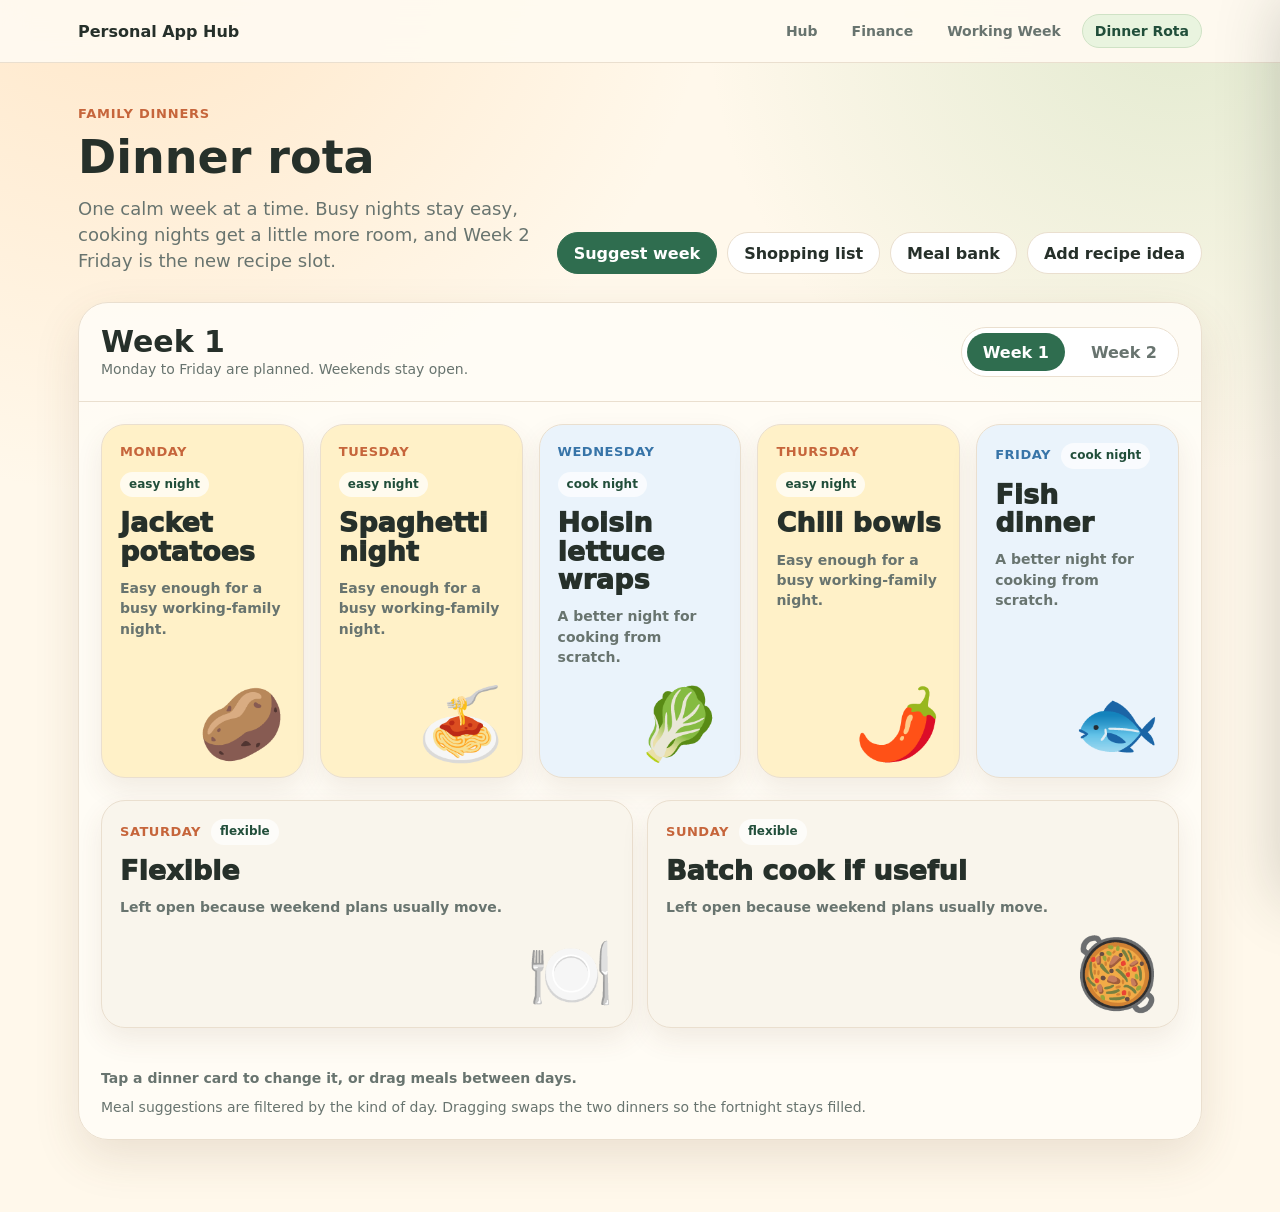
<file: family-dinner-rota.html>
<!doctype html>
<html lang="en">
  <head>
    <meta charset="utf-8">
    <meta name="viewport" content="width=device-width, initial-scale=1">
    <title>Family Dinner Rota</title>
    <link rel="icon" type="image/svg+xml" href="favicons/dinner-rota-favicon.svg">
    <style>
      :root {
        --ink: #26302a;
        --muted: #68746f;
        --line: #eadfcf;
        --paper: #fff8eb;
        --panel: #fffdf7;
        --green: #2f6d4f;
        --green-dark: #214e3a;
        --sage: #e9f4df;
        --cream: #fffaf1;
        --gold: #fff1c8;
        --blue: #eaf3fb;
        --pink: #fff0ef;
        --shadow: 0 18px 46px rgba(102, 72, 42, .13);
      }

      * {
        box-sizing: border-box;
      }

      body {
        min-width: 320px;
        margin: 0;
        color: var(--ink);
        background:
          radial-gradient(circle at 10% -8%, rgba(255, 190, 118, .32), transparent 34%),
          radial-gradient(circle at 92% 0%, rgba(153, 198, 137, .28), transparent 28%),
          var(--paper);
        font-family: Inter, ui-sans-serif, system-ui, -apple-system, BlinkMacSystemFont, "Segoe UI", sans-serif;
        line-height: 1.45;
      }

      body.is-locked {
        overflow: hidden;
      }

      .app-nav {
        position: sticky;
        top: 0;
        z-index: 20;
        border-bottom: 1px solid var(--line);
        background: rgba(255, 250, 241, .94);
        backdrop-filter: blur(14px);
      }

      .nav-inner {
        display: flex;
        align-items: center;
        justify-content: space-between;
        gap: 20px;
        max-width: 1180px;
        margin: 0 auto;
        padding: 14px 28px;
      }

      .brand {
        color: var(--ink);
        font-weight: 850;
        text-decoration: none;
      }

      .nav-links {
        display: flex;
        align-items: center;
        gap: 8px;
      }

      .nav-links a {
        min-height: 32px;
        padding: 6px 12px;
        border: 1px solid transparent;
        border-radius: 999px;
        color: var(--muted);
        font-size: 14px;
        font-weight: 800;
        text-decoration: none;
      }

      .nav-links a:hover {
        border-color: var(--line);
        color: var(--green-dark);
      }

      .nav-links a[aria-current="page"] {
        border-color: #cfe2c5;
        background: var(--sage);
        color: var(--green-dark);
      }

      main {
        max-width: 1180px;
        margin: 0 auto;
        padding: 42px 28px 72px;
      }

      header {
        display: grid;
        grid-template-columns: minmax(0, 1fr) auto;
        gap: 24px;
        align-items: end;
        margin-bottom: 28px;
      }

      h1,
      h2,
      h3,
      p {
        margin: 0;
      }

      .eyebrow {
        margin: 0 0 10px;
        color: #c6653b;
        font-size: 13px;
        font-weight: 900;
        letter-spacing: .06em;
        text-transform: uppercase;
      }

      h1 {
        max-width: 740px;
        font-size: 46px;
        line-height: 1.04;
        letter-spacing: 0;
      }

      .intro {
        max-width: 720px;
        margin-top: 14px;
        color: var(--muted);
        font-size: 18px;
      }

      .actions,
      .week-tabs,
      .day-meta,
      .meal-tags,
      .drawer-actions,
      .picker-filters {
        display: flex;
        flex-wrap: wrap;
        align-items: center;
        gap: 10px;
      }

      button,
      input,
      select,
      textarea {
        min-height: 42px;
        border: 1px solid var(--line);
        background: #fff;
        color: var(--ink);
        font: inherit;
      }

      button,
      input,
      select {
        border-radius: 999px;
      }

      textarea {
        min-height: 92px;
        border-radius: 18px;
        resize: vertical;
      }

      button {
        cursor: pointer;
        font-weight: 850;
        padding: 0 16px;
      }

      .button-link {
        display: inline-flex;
        align-items: center;
        justify-content: center;
        min-height: 42px;
        border: 1px solid var(--line);
        border-radius: 999px;
        background: #fff;
        color: var(--ink);
        font-weight: 850;
        padding: 0 16px;
        text-decoration: none;
      }

      button:hover {
        border-color: #cfae82;
      }

      .button-link:hover {
        border-color: #cfae82;
      }

      button.primary {
        border-color: var(--green);
        background: var(--green);
        color: #fff;
      }

      button.icon-button {
        width: 42px;
        padding: 0;
      }

      input,
      select,
      textarea {
        width: 100%;
        padding: 8px 14px;
      }

      .board-shell {
        border: 1px solid var(--line);
        border-radius: 30px;
        background: rgba(255, 253, 247, .86);
        box-shadow: var(--shadow);
        overflow: hidden;
      }

      .board-top {
        display: flex;
        align-items: center;
        justify-content: space-between;
        gap: 18px;
        padding: 22px;
        border-bottom: 1px solid var(--line);
      }

      h2 {
        font-size: 30px;
        line-height: 1.12;
      }

      .board-note {
        color: var(--muted);
        font-size: 14px;
      }

      .week-tabs {
        border: 1px solid var(--line);
        border-radius: 999px;
        background: #fff;
        padding: 5px;
      }

      .week-tab {
        border: 0;
        min-height: 38px;
        background: transparent;
        color: var(--muted);
      }

      .week-tab[aria-pressed="true"] {
        background: var(--green);
        color: #fff;
      }

      .week-board {
        display: grid;
        grid-template-columns: repeat(5, minmax(0, 1fr));
        gap: 16px;
        padding: 22px;
      }

      .weekend-strip {
        display: grid;
        grid-template-columns: repeat(2, minmax(0, 1fr));
        gap: 14px;
        padding: 0 22px 22px;
      }

      .day-card {
        position: relative;
        display: grid;
        align-content: space-between;
        gap: 22px;
        min-height: 322px;
        overflow: hidden;
        border: 1px solid var(--line);
        border-radius: 24px;
        background: #fff;
        box-shadow: 0 12px 28px rgba(102, 72, 42, .09);
        padding: 18px;
        text-align: left;
      }

      .day-card:hover {
        border-color: #d5b17d;
      }

      .day-card[draggable="true"] {
        cursor: grab;
      }

      .day-card.is-dragging {
        opacity: .58;
        transform: scale(.98);
      }

      .day-card.is-drop-target {
        outline: 3px solid rgba(47, 109, 79, .42);
        outline-offset: 3px;
      }

      .day-card.busy {
        background: var(--gold);
      }

      .day-card.cook {
        background: var(--blue);
      }

      .day-card.flexible {
        min-height: 124px;
        background: #f9f5ec;
      }

      .day-card.new {
        background: var(--pink);
        border-color: #ecc1bb;
      }

      .day-label {
        color: #c6653b;
        font-size: 13px;
        font-weight: 900;
        letter-spacing: .04em;
        text-transform: uppercase;
      }

      .day-card.cook .day-label {
        color: #3774a8;
      }

      .day-card.new .day-label {
        color: #b45b5b;
      }

      .meal-title {
        margin-top: 12px;
        font-size: 27px;
        font-weight: 950;
        line-height: 1.05;
      }

      .meal-note {
        margin-top: 12px;
        color: var(--muted);
        font-size: 14px;
      }

      .meal-visual {
        justify-self: end;
        font-size: 70px;
        line-height: 1;
      }

      .tag {
        display: inline-flex;
        width: fit-content;
        border-radius: 999px;
        background: rgba(255, 255, 255, .72);
        color: var(--green-dark);
        font-size: 12px;
        font-weight: 900;
        padding: 4px 9px;
      }

      .hint-card {
        display: grid;
        gap: 8px;
        padding: 18px 22px 22px;
        color: var(--muted);
        font-size: 14px;
      }

      .overlay {
        position: fixed;
        inset: 0;
        z-index: 50;
        display: none;
        background: rgba(38, 48, 42, .24);
        padding: 18px;
      }

      .overlay.is-open {
        display: grid;
      }

      .picker {
        align-self: center;
        justify-self: center;
        width: min(720px, 100%);
        max-height: min(760px, calc(100vh - 36px));
        overflow: auto;
        border: 1px solid var(--line);
        border-radius: 30px;
        background: var(--cream);
        box-shadow: 0 30px 80px rgba(38, 48, 42, .22);
        padding: 24px;
      }

      .picker-head,
      .drawer-head {
        display: flex;
        align-items: flex-start;
        justify-content: space-between;
        gap: 18px;
        margin-bottom: 18px;
      }

      .picker-title {
        font-size: 30px;
        font-weight: 950;
        line-height: 1.08;
      }

      .picker-subtitle {
        margin-top: 8px;
        color: var(--muted);
      }

      .picker-filters {
        margin-bottom: 18px;
        overflow-x: auto;
        padding-bottom: 2px;
      }

      .filter-button {
        flex: 0 0 auto;
      }

      .filter-button[aria-pressed="true"] {
        border-color: var(--green);
        background: var(--green);
        color: #fff;
      }

      .picker-list,
      .meal-list {
        display: grid;
        gap: 12px;
      }

      .picker-card,
      .meal-bank-card {
        display: grid;
        grid-template-columns: minmax(0, 1fr) auto;
        gap: 14px;
        align-items: center;
        min-height: 86px;
        border: 1px solid var(--line);
        border-radius: 18px;
        background: #fff;
        padding: 14px 16px;
        text-align: left;
      }

      .picker-card strong,
      .meal-bank-card strong {
        display: block;
        margin-bottom: 6px;
        font-size: 18px;
      }

      .picker-card .meal-visual,
      .meal-bank-card .meal-visual {
        font-size: 42px;
      }

      .recipe-link {
        color: var(--green-dark);
        font-size: 13px;
        font-weight: 900;
        text-decoration-thickness: 2px;
        text-underline-offset: 3px;
      }

      .meal-card-actions {
        display: flex;
        justify-content: flex-end;
        gap: 8px;
      }

      .meal-card-actions button {
        min-height: 34px;
        padding-inline: 12px;
        font-size: 13px;
      }

      .drawer {
        position: fixed;
        inset: 0 0 0 auto;
        z-index: 60;
        width: min(440px, 100%);
        transform: translateX(105%);
        transition: transform 180ms ease;
        border-left: 1px solid var(--line);
        background: var(--cream);
        box-shadow: -24px 0 60px rgba(38, 48, 42, .2);
        padding: 24px;
        overflow: auto;
      }

      .drawer.is-open {
        transform: translateX(0);
      }

      .recipe-add-card {
        display: grid;
        gap: 12px;
        margin: 0 0 18px;
        border: 1px solid var(--line);
        border-radius: 22px;
        background: #fff;
        padding: 16px;
      }

      .recipe-add-card strong {
        display: block;
        font-size: 18px;
      }

      .recipe-add-card span {
        color: var(--muted);
        font-size: 14px;
      }

      .empty-note {
        color: var(--muted);
        font-size: 14px;
      }

      .recipe-source-note {
        color: var(--muted);
        font-size: 13px;
      }

      .recipe-source-note.is-error {
        color: #9c3d35;
      }

      .shopping-layout {
        display: grid;
        gap: 16px;
        min-height: 0;
      }

      .shopping-picker {
        display: grid;
        grid-template-rows: auto auto minmax(0, 1fr) auto;
        width: min(960px, 100%);
        max-height: min(780px, calc(100vh - 36px));
        overflow: hidden;
      }

      .shopping-stage {
        display: grid;
        gap: 16px;
        min-height: 0;
      }

      .shopping-stage[hidden] {
        display: none;
      }

      .shopping-steps {
        display: flex;
        flex-wrap: wrap;
        align-items: center;
        gap: 12px;
        margin: 4px 0 18px;
        color: var(--muted);
        font-weight: 900;
      }

      .shopping-step {
        display: inline-flex;
        align-items: center;
        gap: 8px;
      }

      .step-badge {
        display: inline-grid;
        place-items: center;
        width: 34px;
        height: 34px;
        border: 2px solid var(--line);
        border-radius: 999px;
        background: #fff;
        color: var(--muted);
      }

      .shopping-step.is-active {
        color: var(--ink);
      }

      .shopping-step.is-active .step-badge {
        border-color: var(--green);
        background: var(--green);
        color: #fff;
      }

      .shopping-step.is-complete .step-badge {
        border-color: var(--green);
        color: var(--green);
      }

      .step-line {
        width: 70px;
        height: 4px;
        border-radius: 999px;
        background: var(--line);
      }

      .shopping-step.is-complete + .step-line {
        background: var(--green);
      }

      .shopping-meals,
      .shopping-results,
      .shopping-list-scroll {
        display: grid;
        gap: 10px;
      }

      .shopping-meals,
      .shopping-results,
      .shopping-list-scroll {
        min-height: 0;
      }

      .shopping-meals,
      .shopping-list-scroll {
        overflow: auto;
        padding-right: 3px;
      }

      .shopping-results {
        overflow: hidden;
      }

      .shopping-meal {
        display: grid;
        grid-template-columns: auto minmax(0, 1fr);
        gap: 14px;
        align-items: center;
        border: 1px solid var(--line);
        border-radius: 22px;
        background: #fff;
        padding: 16px 18px;
      }

      .shopping-meal input {
        width: auto;
        margin-top: 4px;
        accent-color: var(--green);
      }

      .shopping-meal strong,
      .shopping-results strong {
        display: block;
      }

      .shopping-meal span,
      .shopping-results span {
        color: var(--muted);
        font-size: 13px;
      }

      .shopping-list {
        display: grid;
        gap: 8px;
        margin: 0;
        padding: 0;
        list-style: none;
      }

      .shopping-list li {
        display: grid;
        grid-template-columns: minmax(0, 1fr) minmax(0, 1fr) auto;
        gap: 10px;
        align-items: center;
        border: 1px solid var(--line);
        border-radius: 20px;
        background: #fff;
        padding: 12px 14px;
      }

      .shopping-list input {
        min-height: 36px;
        border-radius: 12px;
      }

      .shopping-source {
        color: var(--muted);
        font-size: 13px;
      }

      .remove-item {
        width: 36px;
        min-height: 36px;
        padding: 0;
      }

      .selected-meals-summary {
        display: grid;
        grid-template-columns: minmax(0, 1fr) auto;
        gap: 14px;
        align-items: center;
        border: 1px solid var(--line);
        border-radius: 22px;
        background: #f7efe2;
        padding: 14px 18px;
      }

      .selected-meals-summary strong {
        display: block;
        color: #c6653b;
        font-size: 13px;
        letter-spacing: .08em;
        text-transform: uppercase;
      }

      .selected-meals-summary span {
        display: block;
        margin-top: 2px;
        font-weight: 850;
      }

      .shopping-footer {
        display: none;
        justify-content: flex-end;
        gap: 12px;
        margin-top: 18px;
        padding-top: 16px;
        border-top: 1px solid var(--line);
      }

      .shopping-footer.is-visible {
        display: flex;
      }

      .shopping-footer button {
        min-width: 150px;
      }

      .missing-ingredients {
        border: 1px dashed #d8b989;
        border-radius: 18px;
        background: rgba(255, 241, 200, .58);
        color: var(--muted);
        padding: 12px 14px;
      }

      @media (max-width: 980px) {
        .week-board {
          grid-template-columns: repeat(2, minmax(0, 1fr));
        }

        .day-card {
          min-height: 250px;
        }
      }

      @media (max-width: 700px) {
        .nav-inner,
        header,
        .board-top,
        .picker-head,
        .drawer-head {
          align-items: flex-start;
          flex-direction: column;
          display: flex;
        }

        .nav-inner {
          gap: 10px;
          padding: 10px 20px;
        }

        .nav-links {
          width: 100%;
          overflow-x: auto;
          padding-bottom: 2px;
        }

        .nav-links a {
          flex: 0 0 auto;
          padding: 6px 10px;
          font-size: 13px;
          white-space: nowrap;
        }

        main {
          padding: 32px 18px 52px;
        }

        h1 {
          font-size: 35px;
        }

        .actions,
        .week-tabs {
          width: 100%;
        }

        .actions button,
        .week-tab {
          flex: 1 1 0;
        }

        .board-shell,
        .picker {
          border-radius: 24px;
        }

        .week-board,
        .weekend-strip {
          grid-template-columns: 1fr;
          padding: 16px;
        }

        .weekend-strip {
          padding-top: 0;
        }

        .day-card {
          min-height: 168px;
        }

        .day-card:not(.flexible) {
          grid-template-columns: minmax(0, 1fr) auto;
          align-items: end;
        }

        .meal-title {
          font-size: 26px;
        }

        .meal-visual {
          font-size: 52px;
        }

        .hint-card {
          padding: 0 16px 18px;
        }

        .overlay {
          padding: 12px;
        }

        .picker {
          align-self: end;
          max-height: calc(100vh - 24px);
          padding: 20px;
        }

        .picker-card,
        .meal-bank-card {
          grid-template-columns: minmax(0, 1fr) auto;
        }

        .shopping-list li {
          grid-template-columns: 1fr auto;
        }

        .shopping-source {
          grid-column: 1 / -1;
        }

        .shopping-picker {
          max-height: calc(100vh - 24px);
        }

        .shopping-steps {
          gap: 8px;
        }

        .step-line {
          width: 36px;
        }

        .selected-meals-summary {
          grid-template-columns: 1fr;
        }

        .shopping-footer {
          flex-direction: column;
        }

        .shopping-footer button {
          width: 100%;
        }
      }
    </style>
  </head>
  <body>
    <nav class="app-nav" aria-label="App navigation">
      <div class="nav-inner">
        <a class="brand" href="index.html">Personal App Hub</a>
        <div class="nav-links">
          <a href="index.html">Hub</a>
          <a href="finance-forecast/">Finance</a>
          <a href="balanced-working-week.html">Working Week</a>
          <a href="family-dinner-rota.html" aria-current="page">Dinner Rota</a>
        </div>
      </div>
    </nav>

    <main>
      <header>
        <div>
          <p class="eyebrow">Family dinners</p>
          <h1>Dinner rota</h1>
          <p class="intro">One calm week at a time. Busy nights stay easy, cooking nights get a little more room, and Week 2 Friday is the new recipe slot.</p>
        </div>
        <div class="actions">
          <button class="primary" type="button" id="suggest-plan">Suggest week</button>
          <button type="button" id="open-shopping">Shopping list</button>
          <button type="button" id="open-bank">Meal bank</button>
          <a class="button-link" id="add-recipe-idea" href="https://docs.google.com/forms/d/e/1FAIpQLSc0gVpIYqdR7ADk7lCF4HdWjSx1IbEaG1KEouKKaufJLYkDKA/viewform?usp=publish-editor" target="_blank" rel="noopener">Add recipe idea</a>
        </div>
      </header>

      <section class="board-shell" aria-labelledby="week-title">
        <div class="board-top">
          <div>
            <h2 id="week-title">Week 1</h2>
            <p class="board-note" id="week-note">Monday to Friday are planned. Weekends stay open.</p>
          </div>
          <div class="week-tabs" aria-label="Choose week">
            <button class="week-tab" type="button" data-week="Week 1" aria-pressed="true">Week 1</button>
            <button class="week-tab" type="button" data-week="Week 2" aria-pressed="false">Week 2</button>
          </div>
        </div>

        <div class="week-board" id="week-board"></div>
        <div class="weekend-strip" id="weekend-strip"></div>
        <div class="hint-card">
          <strong>Tap a dinner card to change it, or drag meals between days.</strong>
          <span>Meal suggestions are filtered by the kind of day. Dragging swaps the two dinners so the fortnight stays filled.</span>
        </div>
      </section>
    </main>

    <div class="overlay" id="picker-overlay" aria-hidden="true">
      <section class="picker" role="dialog" aria-modal="true" aria-labelledby="picker-title">
        <div class="picker-head">
          <div>
            <p class="eyebrow" id="picker-day">Change dinner</p>
            <div class="picker-title" id="picker-title">Pick a meal</div>
            <p class="picker-subtitle" id="picker-subtitle">Suggestions are sorted for this kind of night.</p>
          </div>
          <button class="icon-button" type="button" id="close-picker" aria-label="Close meal picker">x</button>
        </div>
        <div class="picker-filters" id="picker-filters"></div>
        <div class="picker-list" id="picker-list"></div>
      </section>
    </div>

    <div class="overlay" id="shopping-overlay" aria-hidden="true">
      <section class="picker shopping-picker" role="dialog" aria-modal="true" aria-labelledby="shopping-title">
        <div class="picker-head">
          <div>
            <p class="eyebrow">Shopping list</p>
            <div class="picker-title" id="shopping-title">Choose meals</div>
            <p class="picker-subtitle" id="shopping-subtitle">Pick meals from either week, then generate a combined ingredient list.</p>
          </div>
          <button class="icon-button" type="button" id="close-shopping" aria-label="Close shopping list">x</button>
        </div>
        <div class="shopping-steps" aria-label="Shopping list progress">
          <span class="shopping-step is-active" id="shopping-step-choose">
            <span class="step-badge">1</span>
            Choose meals
          </span>
          <span class="step-line" aria-hidden="true"></span>
          <span class="shopping-step" id="shopping-step-generate">
            <span class="step-badge">2</span>
            Generate list
          </span>
        </div>
        <div class="shopping-layout">
          <div class="shopping-stage" id="shopping-choose-stage">
            <div class="drawer-actions">
              <button class="primary" type="button" id="generate-shopping">Next: generate list</button>
              <button type="button" id="select-all-meals">Select all planned meals</button>
              <button type="button" id="clear-all-meals">Clear all</button>
            </div>
            <div class="shopping-meals" id="shopping-meals"></div>
          </div>
          <div class="shopping-stage" id="shopping-results-stage" hidden>
            <div class="selected-meals-summary">
              <div>
                <strong>Selected meals</strong>
                <span id="selected-meals-text"></span>
              </div>
              <button type="button" id="change-shopping-meals">Change meals</button>
            </div>
            <div class="shopping-results" id="shopping-results"></div>
          </div>
        </div>
        <div class="shopping-footer" id="shopping-footer">
          <button type="button" id="add-shopping-item">Add item</button>
          <button class="primary" type="button" id="share-shopping">Share list</button>
        </div>
      </section>
    </div>

    <aside class="drawer" id="meal-drawer" aria-hidden="true" aria-labelledby="meal-bank-title">
      <div class="drawer-head">
        <div>
          <p class="eyebrow">Meal bank</p>
          <h2 id="meal-bank-title">Regular dinners</h2>
          <p class="board-note">Add recipes, links and ingredients once, then reuse them in future weeks.</p>
        </div>
        <button class="icon-button" type="button" id="close-bank" aria-label="Close meal bank">x</button>
      </div>

      <div class="recipe-add-card">
        <div>
          <strong>Add a recipe idea</strong>
          <span>Use the shared Google Form. Approved recipes will appear here from Google Sheets.</span>
        </div>
        <a class="button-link" id="add-recipe-idea-bank" href="https://docs.google.com/forms/d/e/1FAIpQLSc0gVpIYqdR7ADk7lCF4HdWjSx1IbEaG1KEouKKaufJLYkDKA/viewform?usp=publish-editor" target="_blank" rel="noopener">Add via Google Form</a>
      </div>

      <div class="drawer-actions">
        <button type="button" id="reset-plan">Reset demo</button>
        <button type="button" id="refresh-recipes">Refresh shared recipes</button>
      </div>
      <p class="empty-note">Recipes are added through the form, approved in Google Sheets, then loaded into this bank.</p>
      <p class="recipe-source-note" id="recipe-source-note">Shared recipes have not loaded yet.</p>
      <div class="meal-list" id="meal-list"></div>
    </aside>

    <script>
      const mealDefaults = [
        { name: "Mango chicken hoisin lettuce wraps", shortName: "Hoisin lettuce wraps", effort: "cook", tags: ["fresh", "family"], icon: "🥬", recipeUrl: "", ingredients: ["chicken breast", "mango", "lettuce cups", "hoisin sauce", "spring onions", "cucumber"] },
        { name: "Veggie lentil lasagna", shortName: "Lentil lasagna", effort: "medium", tags: ["batch", "leftovers"], icon: "🍅", recipeUrl: "", ingredients: ["red lentils", "lasagna sheets", "tinned tomatoes", "cheese", "onion", "carrots"] },
        { name: "Spaghetti bolognese or meatballs", shortName: "Spaghetti night", effort: "medium", tags: ["staple", "pasta"], icon: "🍝", recipeUrl: "", ingredients: ["spaghetti", "mince or meatballs", "tinned tomatoes", "onion", "garlic", "parmesan"] },
        { name: "Chipolata sausages with mash and peas", shortName: "Sausages and mash", effort: "low", tags: ["comfort", "quick"], icon: "🥔", recipeUrl: "", ingredients: ["chipolata sausages", "potatoes", "peas", "butter", "gravy"] },
        { name: "Jacket potato, beans and cheese", shortName: "Jacket potatoes", effort: "low", tags: ["very easy"], icon: "🥔", recipeUrl: "", ingredients: ["baking potatoes", "baked beans", "cheddar", "salad"] },
        { name: "Chicken teriyaki poke bowls", shortName: "Teriyaki poke bowls", effort: "cook", tags: ["fresh", "rice"], icon: "🍚", recipeUrl: "", ingredients: ["chicken", "rice", "teriyaki sauce", "edamame", "cucumber", "avocado"] },
        { name: "Chili with rice or burrito wraps", shortName: "Chili bowls", effort: "medium", tags: ["batch", "leftovers"], icon: "🌶️", recipeUrl: "", ingredients: ["mince or veggie mince", "kidney beans", "tinned tomatoes", "rice or wraps", "cheese", "soured cream"] },
        { name: "Salmon or fish with green beans and new potatoes", shortName: "Fish dinner", effort: "cook", tags: ["fresh", "fish"], icon: "🐟", recipeUrl: "", ingredients: ["salmon or fish fillets", "green beans", "new potatoes", "lemon", "butter"] },
        { name: "Feta, chicken and tomato tray bake", shortName: "Chicken tray bake", effort: "cook", tags: ["tray bake"], icon: "🍅", recipeUrl: "", ingredients: ["chicken thighs", "feta", "cherry tomatoes", "red onion", "new potatoes"] },
        { name: "Chicken, peanut and lime", shortName: "Peanut lime chicken", effort: "cook", tags: ["family", "fresh"], icon: "🥜", recipeUrl: "", ingredients: ["chicken breast", "peanut butter", "lime", "soy sauce", "rice", "broccoli"] },
        { name: "Lazy pizzas and salad", shortName: "Lazy pizzas", effort: "low", tags: ["Friday", "easy"], icon: "🍕", recipeUrl: "", ingredients: ["pizzas", "salad leaves", "cucumber", "tomatoes"] }
      ];

      const newRecipeIdeas = [
        { name: "New recipe: crispy gnocchi tray bake", shortName: "Crispy gnocchi tray bake", effort: "cook", tags: ["new recipe"], icon: "🍅", recipeUrl: "", ingredients: [] },
        { name: "New recipe: mild coconut chicken curry", shortName: "Coconut chicken curry", effort: "cook", tags: ["new recipe"], icon: "🥥", recipeUrl: "", ingredients: [] },
        { name: "New recipe: halloumi fajita bowls", shortName: "Halloumi fajita bowls", effort: "cook", tags: ["new recipe"], icon: "🫑", recipeUrl: "", ingredients: [] },
        { name: "New recipe: turkey meatball pitas", shortName: "Turkey meatball pitas", effort: "cook", tags: ["new recipe"], icon: "🥙", recipeUrl: "", ingredients: [] },
        { name: "New recipe: salmon taco bowls", shortName: "Salmon taco bowls", effort: "cook", tags: ["new recipe"], icon: "🐟", recipeUrl: "", ingredients: [] }
      ];

      const daySlots = [
        ["Week 1", "Monday", "busy", "Jacket potato, beans and cheese"],
        ["Week 1", "Tuesday", "busy", "Spaghetti bolognese or meatballs"],
        ["Week 1", "Wednesday", "cook", "Mango chicken hoisin lettuce wraps"],
        ["Week 1", "Thursday", "busy", "Chili with rice or burrito wraps"],
        ["Week 1", "Friday", "cook", "Salmon or fish with green beans and new potatoes"],
        ["Week 1", "Saturday", "flexible", "Flexible / eating with others"],
        ["Week 1", "Sunday", "flexible", "Flexible / batch cook if useful"],
        ["Week 2", "Monday", "busy", "Lazy pizzas and salad"],
        ["Week 2", "Tuesday", "busy", "Chipolata sausages with mash and peas"],
        ["Week 2", "Wednesday", "cook", "Feta, chicken and tomato tray bake"],
        ["Week 2", "Thursday", "busy", "Veggie lentil lasagna"],
        ["Week 2", "Friday", "new", newRecipeIdeas[0].name],
        ["Week 2", "Saturday", "flexible", "Flexible / eating with others"],
        ["Week 2", "Sunday", "flexible", "Flexible / batch cook if useful"]
      ];

      const flexibleMeals = [
        { name: "Flexible / eating with others", shortName: "Flexible", effort: "low", tags: ["weekend"], icon: "🍽️", recipeUrl: "", ingredients: [] },
        { name: "Flexible / batch cook if useful", shortName: "Batch cook if useful", effort: "medium", tags: ["weekend"], icon: "🥘", recipeUrl: "", ingredients: [] }
      ];

      const storageKey = "family-dinner-rota-v3";
      const legacyStorageKey = "family-dinner-rota-v2";
      const recipeSheetCsvUrl = "https://docs.google.com/spreadsheets/d/e/2PACX-1vR01Lv3snR07jMT6Lq5Vs6M292ZXdNwoqSkU-l8TlS77nhcLZjzKd0Jujxq5hu51Ykv0Jr4np88uFlT/pub?output=csv";
      const state = loadState();
      let activeWeek = "Week 1";
      let activeSlot = null;
      let activeFilter = "recommended";
      let selectedShoppingMeals = new Set(loadShoppingSelection());
      let generatedShoppingItems = [];
      let shoppingStep = "choose";
      let sharedRecipes = [];
      let draggedSlotId = "";

      function loadState() {
        const saved = localStorage.getItem(storageKey);
        const legacy = localStorage.getItem(legacyStorageKey);
        if (saved || legacy) {
          const parsed = JSON.parse(saved || legacy);
          return {
            meals: (parsed.meals || mealDefaults).map(normalizeMeal),
            plan: parsed.plan || daySlots.map(([week, day, type, meal]) => ({ week, day, type, meal }))
          };
        }
        return {
          meals: mealDefaults.map(normalizeMeal),
          plan: daySlots.map(([week, day, type, meal]) => ({ week, day, type, meal }))
        };
      }

      function normalizeMeal(meal) {
        const defaultMatch = mealDefaults.find((item) => item.name === meal.name);
        return {
          name: meal.name,
          shortName: meal.shortName || shortenMeal(meal.name),
          effort: meal.effort || "medium",
          tags: meal.tags || ["added"],
          icon: meal.icon || iconFor(meal.name),
          recipeUrl: safeUrl(meal.recipeUrl || ""),
          ingredients: Array.isArray(meal.ingredients) ? meal.ingredients : (defaultMatch?.ingredients || [])
        };
      }

      function saveState() {
        localStorage.setItem(storageKey, JSON.stringify(state));
      }

      function loadShoppingSelection() {
        try {
          return JSON.parse(localStorage.getItem(`${storageKey}-shopping-selection`) || "[]");
        } catch {
          return [];
        }
      }

      function saveShoppingSelection() {
        localStorage.setItem(`${storageKey}-shopping-selection`, JSON.stringify([...selectedShoppingMeals]));
      }

      function uniqueMeals(meals) {
        const seen = new Set();
        return meals.filter((meal) => {
          const key = meal.name.toLowerCase();
          if (seen.has(key)) return false;
          seen.add(key);
          return true;
        });
      }

      function mealLibrary() {
        return uniqueMeals([...state.meals.map(normalizeMeal), ...sharedRecipes.map(normalizeMeal)]);
      }

      function allMeals() {
        return [...mealLibrary(), ...newRecipeIdeas];
      }

      function findMeal(name) {
        return [...mealLibrary(), ...newRecipeIdeas, ...flexibleMeals].find((meal) => meal.name === name) || {
          name,
          shortName: shortenMeal(name),
          effort: "medium",
          tags: ["added"],
          icon: iconFor(name),
          recipeUrl: "",
          ingredients: []
        };
      }

      function shortenMeal(name) {
        return name
          .replace(/^New recipe:\s*/i, "")
          .replace(", beans and cheese", "s")
          .replace(" with green beans and new potatoes", " dinner")
          .replace("Spaghetti bolognese or meatballs", "Spaghetti night")
          .replace("Chipolata sausages with mash and peas", "Sausages and mash");
      }

      function iconFor(name) {
        const lower = name.toLowerCase();
        if (lower.includes("pizza")) return "🍕";
        if (lower.includes("spaghetti") || lower.includes("bolognese") || lower.includes("meatball")) return "🍝";
        if (lower.includes("jacket") || lower.includes("potato") || lower.includes("mash")) return "🥔";
        if (lower.includes("fish") || lower.includes("salmon")) return "🐟";
        if (lower.includes("chili") || lower.includes("burrito")) return "🌶️";
        if (lower.includes("wrap") || lower.includes("lettuce")) return "🥬";
        if (lower.includes("rice") || lower.includes("poke")) return "🍚";
        if (lower.includes("peanut")) return "🥜";
        if (lower.includes("lasagna") || lower.includes("tomato")) return "🍅";
        if (lower.includes("flexible")) return "🍽️";
        return "🥘";
      }

      function normalizeSheetEffort(value) {
        const effort = value.toLowerCase();
        if (effort.includes("easy") || effort.includes("low")) return "low";
        if (effort.includes("cook")) return "cook";
        return "medium";
      }

      function splitCellList(value) {
        return value
          .split(/\r?\n|;|,/)
          .map((item) => item.trim())
          .filter(Boolean);
      }

      function splitIngredientList(value) {
        return value
          .split(/\r?\n|;/)
          .map((item) => item.trim())
          .filter(Boolean);
      }

      function approvedForRota(value) {
        return ["yes", "y", "true", "approved"].includes(value.trim().toLowerCase());
      }

      function parseCsv(text) {
        const rows = [];
        let row = [];
        let cell = "";
        let inQuotes = false;
        for (let index = 0; index < text.length; index += 1) {
          const char = text[index];
          const next = text[index + 1];
          if (char === '"' && inQuotes && next === '"') {
            cell += '"';
            index += 1;
          } else if (char === '"') {
            inQuotes = !inQuotes;
          } else if (char === "," && !inQuotes) {
            row.push(cell);
            cell = "";
          } else if ((char === "\n" || char === "\r") && !inQuotes) {
            if (char === "\r" && next === "\n") index += 1;
            row.push(cell);
            if (row.some((value) => value.trim())) rows.push(row);
            row = [];
            cell = "";
          } else {
            cell += char;
          }
        }
        row.push(cell);
        if (row.some((value) => value.trim())) rows.push(row);
        return rows;
      }

      function sheetRowsToRecipes(csvText) {
        const rows = parseCsv(csvText);
        const headers = rows.shift()?.map((header) => header.trim()) || [];
        const headerIndex = (name) => headers.findIndex((header) => header.toLowerCase() === name.toLowerCase());
        const nameIndex = headerIndex("Recipe name");
        const linkIndex = headerIndex("Recipe link");
        const effortIndex = headerIndex("Effort level: easy / normal / cook");
        const goodForIndex = headerIndex("Good for a...");
        const ingredientIndex = headerIndex("Ingredients (Enter each new ingredient on a new line)");
        const noteIndex = headerIndex("Notes");
        const addedByIndex = headerIndex("Added By");
        const approvedIndex = headerIndex("Approved for rota");

        if (nameIndex === -1 || approvedIndex === -1) {
          throw new Error("Recipe Sheet is missing required columns.");
        }

        return rows
          .filter((row) => approvedForRota(row[approvedIndex] || ""))
          .map((row) => {
            const name = (row[nameIndex] || "").trim();
            if (!name) return null;
            const tags = [
              "shared",
              ...splitCellList(row[goodForIndex] || ""),
              (row[addedByIndex] || "").trim() ? `added by ${(row[addedByIndex] || "").trim()}` : "",
              (row[noteIndex] || "").trim() ? "has notes" : ""
            ].filter(Boolean);
            return normalizeMeal({
              name,
              shortName: shortenMeal(name),
              effort: normalizeSheetEffort(row[effortIndex] || ""),
              tags,
              icon: iconFor(name),
              recipeUrl: (row[linkIndex] || "").trim(),
              ingredients: splitIngredientList(row[ingredientIndex] || "")
            });
          })
          .filter(Boolean);
      }

      async function loadSharedRecipes() {
        const note = document.getElementById("recipe-source-note");
        note.textContent = "Loading approved recipes from Google Sheets...";
        note.classList.remove("is-error");
        try {
          const response = await fetch(recipeSheetCsvUrl, { cache: "no-store" });
          if (!response.ok) throw new Error("Recipe Sheet could not be loaded.");
          const csvText = await response.text();
          sharedRecipes = sheetRowsToRecipes(csvText);
          note.textContent = sharedRecipes.length
            ? `${sharedRecipes.length} approved shared recipe${sharedRecipes.length === 1 ? "" : "s"} loaded from Google Sheets.`
            : "No approved shared recipes found yet.";
          renderWeek();
          renderMeals();
        } catch (error) {
          sharedRecipes = [];
          note.textContent = "Shared recipes could not be loaded. Built-in and browser-saved meals are still available.";
          note.classList.add("is-error");
        }
      }

      function noteFor(slot) {
        if (slot.type === "busy") return "Easy enough for a busy working-family night.";
        if (slot.type === "cook") return "A better night for cooking from scratch.";
        if (slot.type === "new") return "Fortnightly experiment. Swap it if the week is full.";
        return "Left open because weekend plans usually move.";
      }

      function labelFor(type) {
        if (type === "busy") return "easy night";
        if (type === "cook") return "cook night";
        if (type === "new") return "new recipe";
        return "flexible";
      }

      function renderWeek() {
        document.getElementById("week-title").textContent = activeWeek;
        document.querySelectorAll(".week-tab").forEach((button) => {
          button.setAttribute("aria-pressed", String(button.dataset.week === activeWeek));
        });

        const weekSlots = state.plan.filter((slot) => slot.week === activeWeek);
        const weekdays = weekSlots.filter((slot) => !["Saturday", "Sunday"].includes(slot.day));
        const weekends = weekSlots.filter((slot) => ["Saturday", "Sunday"].includes(slot.day));

        renderSlotGroup(document.getElementById("week-board"), weekdays);
        renderSlotGroup(document.getElementById("weekend-strip"), weekends);
      }

      function renderSlotGroup(root, slots) {
        root.innerHTML = "";
        slots.forEach((slot) => {
          const meal = findMeal(slot.meal);
          const card = document.createElement("button");
          const slotId = slotKey(slot);
          card.className = `day-card ${slot.type}`;
          card.type = "button";
          card.draggable = true;
          card.dataset.slotId = slotId;
          card.setAttribute("aria-label", `${slot.week} ${slot.day}: ${meal.shortName}. Drag to swap with another day or tap to change dinner.`);
          card.innerHTML = `
            <div>
              <div class="day-meta">
                <span class="day-label">${escapeHtml(slot.day)}</span>
                <span class="tag">${escapeHtml(labelFor(slot.type))}</span>
              </div>
              <div class="meal-title">${escapeHtml(meal.shortName)}</div>
              <p class="meal-note">${escapeHtml(noteFor(slot))}</p>
              ${meal.recipeUrl ? `<span class="recipe-link">Recipe saved</span>` : ""}
            </div>
            <div class="meal-visual" aria-hidden="true">${escapeHtml(meal.icon)}</div>
          `;
          card.addEventListener("click", () => openPicker(slot));
          card.addEventListener("dragstart", (event) => {
            draggedSlotId = slotId;
            card.classList.add("is-dragging");
            event.dataTransfer.effectAllowed = "move";
            event.dataTransfer.setData("text/plain", slotId);
          });
          card.addEventListener("dragend", () => {
            draggedSlotId = "";
            document.querySelectorAll(".day-card.is-dragging, .day-card.is-drop-target").forEach((item) => {
              item.classList.remove("is-dragging", "is-drop-target");
            });
          });
          card.addEventListener("dragover", (event) => {
            const sourceId = event.dataTransfer.getData("text/plain") || draggedSlotId;
            if (!sourceId || sourceId === slotId) return;
            event.preventDefault();
            event.dataTransfer.dropEffect = "move";
            card.classList.add("is-drop-target");
          });
          card.addEventListener("dragleave", () => {
            card.classList.remove("is-drop-target");
          });
          card.addEventListener("drop", (event) => {
            event.preventDefault();
            card.classList.remove("is-drop-target");
            const sourceId = event.dataTransfer.getData("text/plain") || draggedSlotId;
            swapSlotMeals(sourceId, slotId);
          });
          root.append(card);
        });
      }

      function slotKey(slot) {
        return `${slot.week}::${slot.day}`;
      }

      function findPlanSlot(slotId) {
        return state.plan.find((slot) => slotKey(slot) === slotId);
      }

      function swapSlotMeals(sourceId, targetId) {
        if (!sourceId || !targetId || sourceId === targetId) return;
        const source = findPlanSlot(sourceId);
        const target = findPlanSlot(targetId);
        if (!source || !target) return;
        const sourceMeal = source.meal;
        source.meal = target.meal;
        target.meal = sourceMeal;
        saveState();
        renderWeek();
      }

      function recommendedMeals(slot) {
        if (slot.type === "flexible") return flexibleMeals;
        if (slot.type === "new") return [...newRecipeIdeas, ...mealLibrary()];

        const meals = mealLibrary();
        const low = meals.filter((meal) => meal.effort === "low");
        const medium = meals.filter((meal) => meal.effort === "medium");
        const cook = meals.filter((meal) => meal.effort === "cook");

        if (slot.type === "busy") return [...low, ...medium, ...cook];
        if (slot.type === "cook") return [...cook, ...medium, ...low];
        return meals;
      }

      function openPicker(slot) {
        activeSlot = slot;
        activeFilter = "recommended";
        document.getElementById("picker-day").textContent = `${slot.week} ${slot.day}`;
        document.getElementById("picker-title").textContent = slot.type === "busy" ? "Pick something easy" : "Pick a dinner";
        document.getElementById("picker-subtitle").textContent = noteFor(slot);
        document.getElementById("picker-overlay").classList.add("is-open");
        document.getElementById("picker-overlay").setAttribute("aria-hidden", "false");
        document.body.classList.add("is-locked");
        renderPicker();
      }

      function closePicker() {
        document.getElementById("picker-overlay").classList.remove("is-open");
        document.getElementById("picker-overlay").setAttribute("aria-hidden", "true");
        document.body.classList.remove("is-locked");
        activeSlot = null;
      }

      function renderPicker() {
        const filters = [
          ["recommended", "Recommended"],
          ["low", "Easy"],
          ["medium", "Staples"],
          ["cook", "Cook"],
          ["new", "New"]
        ];
        const filterRoot = document.getElementById("picker-filters");
        filterRoot.innerHTML = "";
        filters.forEach(([filter, label]) => {
          const button = document.createElement("button");
          button.className = "filter-button";
          button.type = "button";
          button.textContent = label;
          button.setAttribute("aria-pressed", String(activeFilter === filter));
          button.addEventListener("click", () => {
            activeFilter = filter;
            renderPicker();
          });
          filterRoot.append(button);
        });

        let meals = activeFilter === "recommended" ? recommendedMeals(activeSlot) : allMeals();
        if (activeFilter === "low") meals = meals.filter((meal) => meal.effort === "low");
        if (activeFilter === "medium") meals = meals.filter((meal) => meal.effort === "medium");
        if (activeFilter === "cook") meals = meals.filter((meal) => meal.effort === "cook");
        if (activeFilter === "new") meals = newRecipeIdeas;
        if (activeSlot.type === "flexible") meals = flexibleMeals;

        const list = document.getElementById("picker-list");
        list.innerHTML = "";
        meals.forEach((meal) => {
          const card = document.createElement("button");
          card.className = "picker-card";
          card.type = "button";
          card.innerHTML = `
            <div>
              <strong>${escapeHtml(meal.shortName)}</strong>
              <div class="meal-tags">
                <span class="tag">${escapeHtml(meal.effort)}</span>
                ${meal.tags.map((tag) => `<span class="tag">${escapeHtml(tag)}</span>`).join("")}
              </div>
              ${meal.recipeUrl ? `<span class="recipe-link">Recipe saved</span>` : ""}
            </div>
            <span class="meal-visual" aria-hidden="true">${escapeHtml(meal.icon)}</span>
          `;
          card.addEventListener("click", () => {
            activeSlot.meal = meal.name;
            saveState();
            closePicker();
            renderWeek();
          });
          list.append(card);
        });
      }

      function suggestWeek() {
        const weekSlots = state.plan.filter((slot) => slot.week === activeWeek);
        const chosenNames = new Set();
        weekSlots.forEach((slot, index) => {
          if (slot.type === "flexible") return;
          const options = recommendedMeals(slot).filter((meal) => !chosenNames.has(meal.name));
          const fallback = recommendedMeals(slot);
          const meal = options[index % Math.max(1, options.length)] || fallback[0];
          if (meal) {
            slot.meal = meal.name;
            chosenNames.add(meal.name);
          }
        });
        saveState();
        renderWeek();
      }

      function renderMeals() {
        const root = document.getElementById("meal-list");
        root.innerHTML = "";
        mealLibrary().forEach((meal) => {
          const card = document.createElement("article");
          card.className = "meal-bank-card";
          card.innerHTML = `
            <div>
              <strong>${escapeHtml(meal.shortName)}</strong>
              <div class="meal-tags">
                <span class="tag">${escapeHtml(meal.effort)}</span>
                ${meal.tags.map((tag) => `<span class="tag">${escapeHtml(tag)}</span>`).join("")}
                ${meal.ingredients.length ? `<span class="tag">${meal.ingredients.length} ingredients</span>` : ""}
              </div>
              ${meal.recipeUrl ? `<a class="recipe-link" href="${escapeAttr(meal.recipeUrl)}" target="_blank" rel="noopener">Open recipe</a>` : ""}
            </div>
            <span class="meal-visual" aria-hidden="true">${escapeHtml(meal.icon)}</span>
          `;
          root.append(card);
        });
      }

      function openBank() {
        document.getElementById("meal-drawer").classList.add("is-open");
        document.getElementById("meal-drawer").setAttribute("aria-hidden", "false");
      }

      function closeBank() {
        document.getElementById("meal-drawer").classList.remove("is-open");
        document.getElementById("meal-drawer").setAttribute("aria-hidden", "true");
      }

      function plannedMealSlots() {
        return state.plan.filter((slot) => slot.type !== "flexible").map((slot) => ({
          ...slot,
          id: `${slot.week}-${slot.day}`,
          details: findMeal(slot.meal)
        }));
      }

      function openShopping() {
        if (!selectedShoppingMeals.size) {
          plannedMealSlots().forEach((slot) => selectedShoppingMeals.add(slot.id));
        }
        shoppingStep = "choose";
        renderShoppingMeals();
        renderShoppingView();
        document.getElementById("shopping-overlay").classList.add("is-open");
        document.getElementById("shopping-overlay").setAttribute("aria-hidden", "false");
        document.body.classList.add("is-locked");
      }

      function closeShopping() {
        document.getElementById("shopping-overlay").classList.remove("is-open");
        document.getElementById("shopping-overlay").setAttribute("aria-hidden", "true");
        document.body.classList.remove("is-locked");
      }

      function renderShoppingView() {
        const isResults = shoppingStep === "results";
        document.getElementById("shopping-title").textContent = isResults ? "Your list is ready" : "Choose meals";
        document.getElementById("shopping-subtitle").textContent = isResults
          ? "Edit anything you need, then share the plain text list."
          : "Pick meals from either week, then generate a combined ingredient list.";
        document.getElementById("shopping-choose-stage").hidden = isResults;
        document.getElementById("shopping-results-stage").hidden = !isResults;
        document.getElementById("shopping-footer").classList.toggle("is-visible", isResults);
        document.getElementById("shopping-step-choose").classList.toggle("is-active", !isResults);
        document.getElementById("shopping-step-choose").classList.toggle("is-complete", isResults);
        document.getElementById("shopping-step-generate").classList.toggle("is-active", isResults);
        document.getElementById("shopping-step-generate").classList.toggle("is-complete", false);
        document.querySelector("#shopping-step-choose .step-badge").textContent = isResults ? "✓" : "1";
        renderSelectedMealsSummary();
      }

      function renderShoppingMeals() {
        const root = document.getElementById("shopping-meals");
        root.innerHTML = "";
        plannedMealSlots().forEach((slot) => {
          const label = document.createElement("label");
          label.className = "shopping-meal";
          label.innerHTML = `
            <input type="checkbox" ${selectedShoppingMeals.has(slot.id) ? "checked" : ""}>
            <span>
              <strong>${slot.week} ${slot.day}: ${slot.details.shortName}</strong>
              <span>${slot.details.ingredients.length ? `${slot.details.ingredients.length} ingredients saved` : "No ingredients saved yet"}</span>
            </span>
          `;
          label.querySelector("input").addEventListener("change", (event) => {
            if (event.target.checked) selectedShoppingMeals.add(slot.id);
            else selectedShoppingMeals.delete(slot.id);
            saveShoppingSelection();
            generatedShoppingItems = [];
          });
          root.append(label);
        });
      }

      function selectedMealSlots() {
        return plannedMealSlots().filter((slot) => selectedShoppingMeals.has(slot.id));
      }

      function renderSelectedMealsSummary() {
        const root = document.getElementById("selected-meals-text");
        if (!root) return;
        const meals = selectedMealSlots().map((slot) => slot.details.shortName);
        root.textContent = meals.length ? meals.join(", ") : "No meals selected";
      }

      function generateShoppingItems() {
        const selected = selectedMealSlots();
        const ingredientMap = new Map();
        const missing = [];
        selected.forEach((slot) => {
          if (!slot.details.ingredients.length) {
            missing.push(`${slot.week} ${slot.day}: ${slot.details.shortName}`);
            return;
          }
          slot.details.ingredients.forEach((ingredient) => {
            const clean = ingredient.trim();
            if (!clean) return;
            const key = clean.toLowerCase();
            const existing = ingredientMap.get(key) || { text: clean, meals: new Set() };
            existing.meals.add(slot.details.shortName);
            ingredientMap.set(key, existing);
          });
        });

        generatedShoppingItems = [...ingredientMap.values()]
          .map((item, index) => ({ id: `${Date.now()}-${index}`, text: item.text, meals: [...item.meals].sort() }))
          .sort((a, b) => a.text.localeCompare(b.text));

        renderShoppingResults(missing);
        shoppingStep = "results";
        renderShoppingView();
      }

      function renderShoppingResults(missing = []) {
        const root = document.getElementById("shopping-results");
        root.innerHTML = `
          ${generatedShoppingItems.length ? `<div class="shopping-list-scroll"><ul class="shopping-list">${generatedShoppingItems.map((item) => `
              <li data-item-id="${item.id}">
                <input type="text" value="${escapeAttr(item.text)}" aria-label="Shopping item">
                <span class="shopping-source">${escapeHtml(item.meals.join(", "))}</span>
                <button class="remove-item" type="button" aria-label="Remove ${escapeAttr(item.text)}">x</button>
              </li>
            `).join("")}</ul></div>` : `<span>Select meals and generate a list. Add ingredients to meals in the Meal bank if nothing appears.</span>`}
          ${missing.length ? `<div class="missing-ingredients"><strong>Meals missing ingredients</strong><br>${missing.join("<br>")}</div>` : ""}
        `;

        root.querySelectorAll("[data-item-id]").forEach((row) => {
          const item = generatedShoppingItems.find((entry) => entry.id === row.dataset.itemId);
          row.querySelector("input").addEventListener("input", (event) => {
            item.text = event.target.value;
          });
          row.querySelector(".remove-item").addEventListener("click", () => {
            generatedShoppingItems = generatedShoppingItems.filter((entry) => entry.id !== row.dataset.itemId);
            renderShoppingResults();
          });
        });
      }

      function addShoppingItem() {
        if (shoppingStep !== "results") {
          generateShoppingItems();
        }
        generatedShoppingItems.push({
          id: `manual-${Date.now()}`,
          text: "",
          meals: ["Added manually"]
        });
        renderShoppingResults();
        shoppingStep = "results";
        renderShoppingView();
        const rows = document.querySelectorAll("#shopping-results [data-item-id]");
        const lastInput = rows[rows.length - 1]?.querySelector("input");
        if (lastInput) lastInput.focus();
      }

      function escapeAttr(value) {
        return String(value).replaceAll("&", "&amp;").replaceAll('"', "&quot;").replaceAll("<", "&lt;").replaceAll(">", "&gt;");
      }

      function escapeHtml(value) {
        return String(value).replaceAll("&", "&amp;").replaceAll("<", "&lt;").replaceAll(">", "&gt;").replaceAll('"', "&quot;");
      }

      function safeUrl(value) {
        const trimmed = String(value || "").trim();
        if (!trimmed) return "";
        try {
          const url = new URL(trimmed);
          return ["http:", "https:"].includes(url.protocol) ? trimmed : "";
        } catch {
          return "";
        }
      }

      function shoppingListText() {
        if (!generatedShoppingItems.length) generateShoppingItems();
        const lines = generatedShoppingItems
          .map((item) => item.text.trim() ? `- ${item.text.trim()} (${item.meals.join(", ")})` : "")
          .filter(Boolean);
        return `Shopping list\n\n${lines.join("\n")}`;
      }

      async function shareShoppingList() {
        const text = shoppingListText();
        if (!generatedShoppingItems.length) {
          renderShoppingResults();
          return;
        }
        if (navigator.share) {
          await navigator.share({ title: "Shopping list", text });
          return;
        }
        await navigator.clipboard.writeText(text);
        document.getElementById("share-shopping").textContent = "Copied";
        setTimeout(() => {
          document.getElementById("share-shopping").textContent = "Share list";
        }, 1400);
      }

      document.querySelectorAll(".week-tab").forEach((button) => {
        button.addEventListener("click", () => {
          activeWeek = button.dataset.week;
          renderWeek();
        });
      });

      document.getElementById("suggest-plan").addEventListener("click", suggestWeek);
      document.getElementById("open-bank").addEventListener("click", openBank);
      document.getElementById("open-shopping").addEventListener("click", openShopping);
      document.getElementById("refresh-recipes").addEventListener("click", loadSharedRecipes);
      document.getElementById("close-bank").addEventListener("click", closeBank);
      document.getElementById("close-picker").addEventListener("click", closePicker);
      document.getElementById("close-shopping").addEventListener("click", closeShopping);
      document.getElementById("generate-shopping").addEventListener("click", () => {
        saveShoppingSelection();
        generateShoppingItems();
      });
      document.getElementById("select-all-meals").addEventListener("click", () => {
        plannedMealSlots().forEach((slot) => selectedShoppingMeals.add(slot.id));
        saveShoppingSelection();
        generatedShoppingItems = [];
        renderShoppingMeals();
        renderShoppingView();
      });
      document.getElementById("clear-all-meals").addEventListener("click", () => {
        selectedShoppingMeals.clear();
        generatedShoppingItems = [];
        saveShoppingSelection();
        renderShoppingMeals();
        renderShoppingView();
      });
      document.getElementById("change-shopping-meals").addEventListener("click", () => {
        shoppingStep = "choose";
        renderShoppingView();
      });
      document.getElementById("add-shopping-item").addEventListener("click", addShoppingItem);
      document.getElementById("share-shopping").addEventListener("click", shareShoppingList);

      document.getElementById("picker-overlay").addEventListener("click", (event) => {
        if (event.target.id === "picker-overlay") closePicker();
      });

      document.getElementById("shopping-overlay").addEventListener("click", (event) => {
        if (event.target.id === "shopping-overlay") closeShopping();
      });

      document.getElementById("reset-plan").addEventListener("click", () => {
        localStorage.removeItem(storageKey);
        localStorage.removeItem(legacyStorageKey);
        localStorage.removeItem(`${storageKey}-shopping-selection`);
        window.location.reload();
      });

      document.addEventListener("keydown", (event) => {
        if (event.key === "Escape") {
          closePicker();
          closeShopping();
          closeBank();
        }
      });

      saveState();
      renderWeek();
      renderMeals();
      loadSharedRecipes();
    </script>
  </body>
</html>
</file>
<file: finance-forecast/assets/index-CWMXhrJA.css>
@import "https://fonts.googleapis.com/css2?family=Plus+Jakarta+Sans:wght@400;500;700;800&display=swap";:root{color:#f0f0ff;font-synthesis:none;text-rendering:optimizelegibility;-webkit-font-smoothing:antialiased;-moz-osx-font-smoothing:grayscale;background:#0f0f1a;font-family:Plus Jakarta Sans,system-ui,-apple-system,BlinkMacSystemFont,Segoe UI,sans-serif}*{box-sizing:border-box}body{background:radial-gradient(circle at 10% -10%,#7c3aed59,#0000 34%),radial-gradient(circle at 92% 4%,#06d6a029,#0000 28%),#0f0f1a;min-width:320px;margin:0}#root{min-height:100vh}:root{--bg:#0f0f1a;--surface:#1a1a2e;--surface-2:#1f1f35;--primary:#7c3aed;--secondary:#06d6a0;--warning:#f59e0b;--danger:#ef4444;--text:#f0f0ff;--muted:#8b8ba8;--border:#2a2a40;--blue:#38bdf8;--transition:.15s ease-out}.app-shell{min-height:100vh;color:var(--text);padding:0 0 48px}.app-nav{z-index:20;border-bottom:1px solid var(--border);-webkit-backdrop-filter:blur(18px);backdrop-filter:blur(18px);background:#0f0f1af5;width:100%;position:sticky;top:0}.app-nav-inner{justify-content:space-between;align-items:center;gap:20px;max-width:1400px;margin:0 auto;padding:12px 32px;display:flex}.app-brand{color:var(--text);font-weight:800;text-decoration:none}.app-links{align-items:center;gap:8px;display:flex}.app-links a{min-height:32px;color:var(--muted);border:1px solid #0000;border-radius:999px;padding:6px 12px;font-size:14px;font-weight:800;text-decoration:none}.app-links a:hover{border-color:var(--border);color:var(--text)}.app-links a[aria-current=page]{color:var(--text);background:#7c3aed38;border-color:#7c3aedad}.top-nav{z-index:10;border-bottom:1px solid var(--border);-webkit-backdrop-filter:blur(18px);backdrop-filter:blur(18px);background:#0f0f1af0;grid-template-columns:1fr auto 1fr;align-items:center;width:100%;height:64px;padding:0 32px;display:grid;position:sticky;top:57px}.nav-brand{color:var(--text);justify-self:start;font-size:20px;font-weight:800}.nav-brand span{position:relative}.nav-brand span:after{content:"";background:var(--primary);border-radius:999px;height:3px;position:absolute;bottom:-8px;left:0;right:0}.scenario-toggle{border:1px solid var(--border);background:#121221;border-radius:999px;gap:8px;padding:5px;display:flex}.scenario-toggle button,.ghost-button,.secondary-action,.primary-action,.row-actions button,.event-row button,.table-toggle,.chart-tabs button{border:1px solid var(--border);min-height:38px;color:var(--text);cursor:pointer;font:inherit;transition:transform var(--transition), border-color var(--transition), background var(--transition), box-shadow var(--transition);background:0 0;border-radius:999px;padding:0 16px;font-weight:700}.scenario-toggle button{color:var(--muted);border-color:#0000}.scenario-toggle button.is-active,.primary-action,.chart-tabs button.is-active{border-color:var(--primary);background:var(--primary);color:#fff}.ghost-button{justify-self:end}button:hover{transform:translateY(-2px)}button:focus-visible,input:focus-visible,select:focus-visible,summary:focus-visible{outline:0;box-shadow:0 0 0 3px #7c3aed4d}.hero-ticker{border-bottom:1px solid var(--border);background:linear-gradient(90deg,#7c3aed29,#06d6a014),#151527;width:100%;padding:24px 32px}.hero-inner{grid-template-columns:minmax(0,1fr) auto;align-items:center;gap:28px;max-width:1400px;margin:0 auto;display:grid}.hero-ticker p{color:var(--text);font-size:28px;font-weight:800;line-height:1.3}.scenario-explainer{max-width:1400px;color:var(--muted);border-top:1px solid #7c3aed38;gap:10px;margin:14px auto 0;padding-top:12px;font-size:13px;font-weight:600;line-height:1.5;display:flex}.scenario-explainer strong{color:var(--text);flex:none}.report-controls{align-items:end;gap:12px;display:flex}.report-controls label{gap:7px;min-width:160px;display:grid}.report-controls span{color:var(--muted);font-size:13px;font-weight:700}.report-controls select{background:#0f0f1ae6;border-color:#7c3aed80;min-height:42px}.hero-ticker strong,.kpi-card strong{animation:.36s ease-out number-flash}.mint{color:var(--secondary)}.violet{color:#b99aff}.kpi-row,.alert-pills,.forecast-layout,.table-section{max-width:1400px;margin-inline:auto}.kpi-row{gap:16px;padding:24px 0 12px;display:flex;overflow-x:auto}.kpi-card,.panel,.chart-card{border:1px solid var(--border);background:linear-gradient(145deg, var(--surface), var(--surface-2));transition:transform var(--transition), box-shadow var(--transition), border-color var(--transition);box-shadow:0 18px 52px #00000038}.kpi-card:hover,.panel:hover,.chart-card:hover{transform:translateY(-2px);box-shadow:0 24px 64px #00000052}.kpi-card{border-top:3px solid var(--border);border-radius:18px;flex:0 0 220px;gap:8px;min-height:132px;padding:18px;display:grid}.kpi-card.mint{border-top-color:var(--secondary)}.kpi-card.violet{border-top-color:var(--primary)}.kpi-card.amber{border-top-color:var(--warning)}.kpi-card.grey{border-top-color:var(--muted)}.kpi-card strong{color:var(--text);letter-spacing:0;font-size:32px;font-weight:800;line-height:1}.kpi-card span,.kpi-card small{color:var(--muted);font-size:13px;font-weight:500}.alert-pills{gap:10px;padding:0 0 24px;display:flex;overflow-x:auto}.alert-pill{border:1px solid var(--border);min-height:36px;color:var(--text);background:#1a1a2ec7;border-radius:999px;flex:none;align-items:center;gap:8px;padding:0 13px;display:inline-flex}.alert-pill i{background:var(--blue);border-radius:999px;width:9px;height:9px}.alert-pill.danger i{background:var(--danger)}.alert-pill.warning i{background:var(--warning)}.alert-pill.positive i{background:var(--secondary)}.alert-pill strong,.alert-pill span{font-size:13px;font-weight:700}.alert-pill span{color:var(--muted);font-weight:500}.forecast-layout{grid-template-columns:minmax(0,38fr) minmax(0,62fr);align-items:start;gap:20px;display:grid}.side-stack,.main-stack{gap:16px;display:grid}.side-stack{background:#121221ad;border:1px solid #7c3aed3d;border-radius:24px;padding:16px}.panel{border-radius:20px;overflow:hidden}.panel-heading{border-bottom:1px solid var(--border);justify-content:space-between;align-items:flex-start;gap:16px;padding:18px;display:flex}h1,h2,h3,p{margin:0}h2{color:var(--text);letter-spacing:0;font-size:22px;font-weight:800}h3{color:var(--text);font-size:18px;font-weight:800}.panel-heading p,.field span,.accordion summary small,.empty-state,.saved-view-list small{color:var(--muted);font-size:13px;font-weight:500}.compact-panel>.control-row,.saved-view-form,.plan-file-actions,.saved-view-list,.events-list{padding:18px}.control-row,.saved-view-form,.row-actions,.legend{align-items:center;gap:10px;display:flex}.control-row{align-items:flex-end}.field{gap:8px;display:grid}.field span{color:var(--text);font-weight:700}.field small{color:var(--muted);font-size:12px;font-weight:600}.field.is-deactivated{opacity:.62}.field-grid{grid-template-columns:repeat(2,minmax(0,1fr));gap:14px;padding:0;display:grid}.custom-expenses{border-top:1px solid var(--border);margin-top:18px;padding-top:18px}.custom-expenses-heading{justify-content:space-between;align-items:center;gap:12px;margin-bottom:12px;display:flex}.custom-expenses-heading strong,.custom-expenses-heading small{display:block}.custom-expenses-heading strong{color:var(--text);font-size:15px;font-weight:800}.custom-expenses-heading small{color:var(--muted);font-size:13px}.custom-expense-list{gap:10px;display:grid}.custom-expense-row{grid-template-columns:minmax(0,1fr) 132px 38px;gap:8px;display:grid}.custom-income-labels,.custom-income-row{grid-template-columns:minmax(0,1fr) 112px 86px 86px 38px;align-items:center;gap:8px;display:grid}.custom-income-labels{color:var(--muted);padding:0;font-size:11px;font-weight:800}.custom-income-labels:after{content:""}.input-wrap,.plain-input,select{border:1px solid var(--border);background:var(--bg);min-height:44px;color:var(--text);transition:border-color var(--transition), box-shadow var(--transition), background var(--transition);border-radius:12px}.input-wrap{align-items:center;display:flex}.input-wrap:focus-within,.plain-input:focus,select:focus{border-color:var(--primary);outline:0;box-shadow:0 0 0 3px #7c3aed4d}.input-wrap b{min-width:34px;color:var(--muted);text-align:center}input,select{width:100%;font:inherit}.input-wrap input{min-width:0;color:var(--text);background:0 0;border:0;outline:0;padding:10px 12px 10px 0}.input-wrap input:disabled{cursor:not-allowed;color:var(--muted)}.switch-field{border:1px solid var(--border);background:var(--bg);min-height:44px;color:var(--muted);border-radius:12px;align-items:center;gap:10px;padding:7px 12px;font-weight:800;display:flex}.switch-field input{opacity:0;pointer-events:none;position:absolute}.switch-field i{background:var(--border);width:46px;height:26px;transition:background var(--transition);border-radius:999px;flex:0 0 46px;position:relative}.switch-field i:after{content:"";background:var(--text);width:18px;height:18px;transition:transform var(--transition);border-radius:999px;position:absolute;top:4px;left:4px}.switch-field input:checked+i{background:var(--primary)}.switch-field input:checked+i:after{transform:translate(20px)}.switch-field:focus-within{border-color:var(--primary);box-shadow:0 0 0 3px #7c3aed4d}.plain-input,select{padding:9px 12px}select{--lightningcss-light: ;--lightningcss-dark:initial;color-scheme:dark}.accordion-list{display:grid}.accordion{border-bottom:1px solid var(--border)}.accordion:last-child{border-bottom:0}.accordion summary{cursor:pointer;gap:4px;padding:18px 46px 18px 18px;list-style:none;display:grid;position:relative}.accordion summary::-webkit-details-marker{display:none}.accordion summary:before{content:"›";color:var(--primary);transition:transform var(--transition);font-size:24px;font-weight:800;position:absolute;top:21px;right:20px}.accordion[open] summary:before{transform:rotate(90deg)}.accordion summary span{color:var(--text);font-size:16px;font-weight:800}.accordion-content{max-height:0;transition:max-height var(--transition), padding var(--transition);padding:0 18px;overflow:hidden}.accordion[open] .accordion-content{max-height:900px;padding:0 18px 18px}.event-accordion[open] .event-accordion-content{max-height:1400px}.event-section-actions{justify-content:flex-end;margin-bottom:14px;display:flex}.tooltip{color:#d9ccff;cursor:help;background:#7c3aed3d;border-radius:999px;place-items:center;width:18px;height:18px;margin-left:6px;font-size:12px;font-style:normal;display:inline-grid;position:relative}.floating-tooltip{z-index:9999;width:280px;max-width:min(42vw,360px);color:var(--text);pointer-events:none;text-align:left;white-space:normal;background:#0f0f1afa;border:1px solid #7c3aed8c;border-radius:14px;padding:10px 12px;font-size:12px;font-weight:600;line-height:1.45;position:fixed;transform:translate(-50%);box-shadow:0 18px 42px #0000006b}.tooltip[data-tooltip]:hover:after,.tooltip[data-tooltip]:focus-visible:after{content:attr(data-tooltip);z-index:20;width:280px;max-width:42vw;color:var(--text);text-align:left;white-space:normal;background:#0f0f1afa;border:1px solid #7c3aed8c;border-radius:14px;padding:10px 12px;font-size:12px;font-weight:500;line-height:1.45;position:absolute;bottom:calc(100% + 10px);left:50%;transform:translate(-50%);box-shadow:0 18px 42px #0000006b}.saved-view-form{border-bottom:1px solid var(--border);grid-template-columns:minmax(0,1fr) auto;align-items:end;display:grid}.plan-file-actions{border-bottom:1px solid var(--border);flex-wrap:wrap;gap:10px;display:flex}.visually-hidden{clip:rect(0 0 0 0);white-space:nowrap;border:0;width:1px;height:1px;margin:-1px;padding:0;position:absolute;overflow:hidden}.save-status{color:var(--secondary);font-weight:700}.working-copy-note{border-bottom:1px solid var(--border);color:var(--muted);margin:0;padding:10px 18px;font-size:12px;font-weight:600}.saved-view-list{gap:10px;max-height:220px;display:grid;overflow:auto}.saved-view-list article{border:1px solid var(--border);background:#0f0f1aad;border-radius:14px;justify-content:space-between;align-items:center;gap:12px;padding:12px;display:flex}.saved-view-list strong,.saved-view-list small{display:block}.event-card{border:1px solid var(--border);background:#0f0f1ab8;border-radius:16px;gap:12px;margin-bottom:12px;padding:14px;display:grid;position:relative}.event-card:last-child{margin-bottom:0}.event-card:before{content:"";background:var(--danger);border-radius:999px;width:4px;position:absolute;top:14px;bottom:14px;left:0}.event-card:has(.positive-text):before{background:var(--secondary)}.event-card-summary{grid-template-columns:92px minmax(0,1fr) auto;align-items:center;gap:10px;padding-left:8px;display:grid}.event-card-summary span{color:var(--muted);font-size:13px;font-weight:700}.event-card-summary strong{color:var(--text);text-overflow:ellipsis;white-space:nowrap;overflow:hidden}.event-row{grid-template-columns:108px minmax(0,1fr) 118px 38px;gap:8px;display:grid}.annual-row{grid-template-columns:minmax(0,1fr) 108px 108px 88px 38px;gap:8px;display:grid}.event-row button,.annual-row button,.custom-expense-row button{border-radius:999px;place-items:center;width:38px;min-width:38px;padding:0;font-size:22px;line-height:1;display:grid}.repeat-toggle{border:1px solid var(--border);background:var(--bg);min-height:44px;color:var(--muted);border-radius:12px;justify-content:center;align-items:center;gap:6px;font-size:12px;font-weight:700;display:flex}.repeat-toggle input{width:auto;accent-color:var(--primary)}.chart-tabs{border-bottom:1px solid var(--border);align-items:center;gap:10px;padding:16px 18px;display:flex;overflow-x:auto}.chart-tabs button{color:var(--muted);border-radius:999px}.charts-grid{grid-template-columns:repeat(2,minmax(0,1fr));gap:16px;min-height:360px;padding:18px;animation:.18s ease-out chart-in;display:grid}.chart-card{background:#121221;border-radius:18px;min-height:360px;padding:16px;position:relative}.chart-card.wide{grid-column:span 2}.chart-card-heading{justify-content:space-between;align-items:center;gap:12px;margin-bottom:12px;display:flex}.chart-card-heading span{color:var(--secondary);font-weight:800}.chart-description{max-width:620px;color:var(--muted);margin:-2px 0 10px;font-size:13px;font-weight:600;line-height:1.5}.mini-chart{width:100%;min-height:320px;display:block}.axis-label,.axis-value{fill:var(--muted);font-size:11px;font-weight:700}.data-point{cursor:crosshair;opacity:0;stroke:#121221;stroke-width:3px;transition:opacity var(--transition), r var(--transition)}.chart-card:hover .data-point{opacity:.92}.data-point:hover{opacity:1;r:7px}.chart-tooltip{z-index:3;pointer-events:none;background:#0f0f1af5;border:1px solid #7c3aed8c;border-radius:14px;gap:4px;max-width:220px;padding:10px 12px;display:grid;position:absolute;top:54px;right:16px;box-shadow:0 18px 40px #00000059}.chart-tooltip strong{color:var(--text);font-size:12px}.chart-tooltip span{color:var(--secondary);font-variant-numeric:tabular-nums;font-size:17px;font-weight:800}.grid-line{stroke:var(--border);stroke-width:1px}.chart-line{fill:none;stroke-linecap:round;stroke-linejoin:round;stroke-width:4px}.chart-bar{rx:3px}.legend{color:var(--muted);flex-wrap:wrap;margin-top:8px;font-size:12px;font-weight:700}.legend i{border-radius:999px;width:10px;height:10px;margin-right:5px;display:inline-block}.table-section{margin-top:20px}.table-toggle{border-color:var(--primary);color:var(--text);margin:0 auto 14px;display:block}.table-panel{border-radius:22px}.table-wrap{scrollbar-color:var(--primary) transparent;scrollbar-width:thin;max-height:520px;overflow:auto}.table-wrap::-webkit-scrollbar{width:8px;height:8px}.table-wrap::-webkit-scrollbar-thumb{background:var(--primary);border-radius:999px}table{border-collapse:collapse;width:100%;font-size:13px}th,td{border-bottom:1px solid var(--border);text-align:right;white-space:nowrap;padding:13px 15px}td{color:var(--text);font-variant-numeric:tabular-nums}th{z-index:4;color:var(--muted);background:#21183a;font-weight:500;position:sticky;top:0}th.runway-heading{overflow:visible}th.runway-heading .tooltip[data-tooltip]:hover:after,th.runway-heading .tooltip[data-tooltip]:focus-visible:after{z-index:80;inset:calc(100% + 10px) 0 auto auto;transform:none}tbody tr:nth-child(odd){background:var(--surface)}tbody tr:nth-child(2n){background:var(--surface-2)}tbody tr.row-warning{box-shadow:inset 4px 0 0 var(--danger)}tbody tr.row-positive-event{box-shadow:inset 4px 0 0 var(--secondary)}tbody tr.row-spend-event,tbody tr.row-paused{box-shadow:inset 4px 0 0 var(--warning)}.hover-detail{cursor:help;text-underline-offset:3px;-webkit-text-decoration:underline dotted #f0f0ff59;text-decoration:underline dotted #f0f0ff59;position:relative}.buffer-gap{background:#ef44441f}.savings-gap{background:#f59e0b1f}.hover-detail[data-detail]:hover:after,.hover-detail[data-detail]:focus-visible:after{content:attr(data-detail);z-index:30;width:max-content;max-width:360px;color:var(--text);text-align:left;white-space:normal;background:#0f0f1afa;border:1px solid #7c3aed8c;border-radius:12px;padding:9px 11px;font-size:12px;font-weight:600;line-height:1.4;position:absolute;bottom:calc(100% + 8px);right:12px;box-shadow:0 18px 42px #0000006b}th:first-child,td:first-child{z-index:2;background:inherit;text-align:left;position:sticky;left:0}th:first-child{z-index:5;background:#21183a}.positive-text{color:var(--secondary);font-weight:800}.negative-text{color:var(--danger);font-weight:800}@keyframes number-flash{0%{color:var(--secondary);text-shadow:0 0 22px #06d6a07a}to{text-shadow:none}}@keyframes chart-in{0%{opacity:0;transform:translateY(6px)}to{opacity:1;transform:translateY(0)}}@media (width<=760px){.app-shell{padding-bottom:28px}.app-nav-inner{flex-direction:column;align-items:flex-start;gap:10px;padding:10px 16px}.app-brand{font-size:15px}.app-links{width:100%;padding-bottom:2px;overflow-x:auto}.app-links a{white-space:nowrap;flex:none;padding:6px 10px;font-size:13px}.top-nav{grid-template-columns:1fr;gap:12px;height:auto;padding:14px 16px;position:static}.nav-brand,.ghost-button{justify-self:stretch}.scenario-toggle{border-radius:18px;overflow-x:auto}.scenario-toggle button{flex:none}.hero-ticker{padding:18px 16px}.hero-inner{grid-template-columns:1fr;gap:14px}.hero-ticker p{font-size:22px;line-height:1.25}.scenario-explainer{gap:6px;margin-top:12px;font-size:12px;display:grid}.scenario-explainer strong{flex:auto}.report-controls{flex-direction:column;align-items:stretch;gap:10px}.report-controls label,.report-controls .ghost-button{width:100%;min-width:0}.kpi-row{gap:12px;padding:16px 16px 10px;scroll-padding-inline:16px}.kpi-card{flex-basis:190px;min-height:118px;padding:15px}.kpi-card strong{font-size:26px}.alert-pills{gap:8px;padding:0 16px 18px;scroll-padding-inline:16px}.alert-pill{white-space:normal;border-radius:14px;align-items:flex-start;max-width:280px;min-height:0;padding:10px 12px}.alert-pill i{flex:none;margin-top:5px}.forecast-layout{grid-template-columns:1fr;gap:16px;padding:0 16px}.side-stack{background:0 0;border:0;border-radius:0;padding:0}.panel,.chart-card,.table-panel{border-radius:18px}.panel-heading{gap:10px;padding:16px;display:grid}h2{font-size:20px}h3{font-size:16px}.compact-panel>.control-row,.saved-view-form,.plan-file-actions,.saved-view-list,.events-list{padding:16px}.control-row,.saved-view-form,.plan-file-actions{flex-direction:column;align-items:stretch}.saved-view-form,.field-grid,.custom-expense-row,.custom-income-row,.event-card-summary,.event-row,.annual-row{grid-template-columns:1fr}.custom-income-labels{display:none}.custom-expenses-heading{flex-direction:column;align-items:flex-start}.saved-view-list article,.row-actions{flex-direction:column;align-items:stretch}.row-actions button,.plan-file-actions button,.saved-view-form button,.event-row button,.annual-row button,.custom-expense-row button,.primary-action,.secondary-action{width:100%}.event-row button,.annual-row button,.custom-expense-row button{min-width:0;font-size:18px}.accordion summary{padding:16px 42px 16px 16px}.accordion-content,.accordion[open] .accordion-content{padding-left:16px;padding-right:16px}.floating-tooltip,.tooltip[data-tooltip]:hover:after,.tooltip[data-tooltip]:focus-visible:after{max-width:calc(100vw - 32px)}.chart-tabs{gap:8px;padding:12px 14px}.chart-tabs button{flex:none;padding-inline:14px}.charts-grid{grid-template-columns:1fr;gap:14px;min-height:0;padding:14px}.chart-card,.chart-card.wide{grid-column:auto;min-height:300px;padding:14px}.chart-card-heading{flex-direction:column;align-items:flex-start;gap:6px}.mini-chart{min-height:260px}.chart-tooltip{max-width:calc(100% - 24px);top:auto;bottom:12px;right:12px}.table-section{padding:0 16px}.table-wrap{max-height:480px}table{min-width:920px;font-size:12px}th,td{padding:11px 12px}}
</file>
<file: finance-forecast/mobile-overrides.css>
@media only screen and (max-width: 1100px) {
  html,
  body,
  #root {
    max-width: 100%;
    overflow-x: hidden;
  }

  .app-shell {
    padding-bottom: 28px;
  }

  .app-nav-inner {
    align-items: flex-start;
    flex-direction: column;
    gap: 10px;
    padding: 10px 16px;
  }

  .app-brand {
    font-size: 15px;
  }

  .app-links {
    width: 100%;
    overflow-x: auto;
    padding-bottom: 2px;
  }

  .app-links a {
    flex: 0 0 auto;
    padding: 6px 10px;
    font-size: 13px;
    white-space: nowrap;
  }

  .top-nav {
    position: static;
    grid-template-columns: 1fr;
    gap: 12px;
    height: auto;
    padding: 14px 16px;
  }

  .nav-brand,
  .ghost-button {
    justify-self: stretch;
  }

  .scenario-toggle {
    width: 100%;
    border-radius: 18px;
    overflow-x: auto;
  }

  .scenario-toggle button {
    flex: 0 0 auto;
  }

  .hero-ticker {
    padding: 18px 16px;
  }

  .hero-inner {
    grid-template-columns: 1fr;
    gap: 14px;
  }

  .hero-ticker p {
    max-width: 100%;
    font-size: 22px;
    line-height: 1.25;
  }

  .scenario-explainer {
    display: grid;
    gap: 6px;
    margin-top: 12px;
    font-size: 12px;
  }

  .report-controls {
    align-items: stretch;
    flex-direction: column;
    gap: 10px;
  }

  .report-controls label,
  .report-controls .ghost-button {
    width: 100%;
    min-width: 0;
  }

  .kpi-row {
    gap: 12px;
    max-width: 100%;
    padding: 16px 16px 10px;
    scroll-padding-inline: 16px;
  }

  .kpi-card {
    flex-basis: 190px;
    min-height: 118px;
    padding: 15px;
  }

  .kpi-card strong {
    font-size: 26px;
  }

  .alert-pills {
    gap: 8px;
    max-width: 100%;
    padding: 0 16px 18px;
    scroll-padding-inline: 16px;
  }

  .alert-pill {
    align-items: flex-start;
    max-width: 280px;
    min-height: 0;
    border-radius: 14px;
    padding: 10px 12px;
    white-space: normal;
  }

  .alert-pill i {
    flex: 0 0 auto;
    margin-top: 5px;
  }

  .forecast-layout {
    grid-template-columns: 1fr;
    gap: 16px;
    max-width: 100%;
    padding: 0 16px;
  }

  .side-stack {
    border: 0;
    border-radius: 0;
    background: transparent;
    padding: 0;
  }

  .panel,
  .chart-card,
  .table-panel {
    border-radius: 18px;
  }

  .panel-heading {
    display: grid;
    gap: 10px;
    padding: 16px;
  }

  h2 {
    font-size: 20px;
  }

  h3 {
    font-size: 16px;
  }

  .compact-panel > .control-row,
  .saved-view-form,
  .plan-file-actions,
  .saved-view-list,
  .events-list {
    padding: 16px;
  }

  .control-row,
  .saved-view-form,
  .plan-file-actions {
    align-items: stretch;
    flex-direction: column;
  }

  .saved-view-form,
  .field-grid,
  .custom-expense-row,
  .custom-income-row,
  .event-card-summary,
  .event-row,
  .annual-row {
    grid-template-columns: 1fr;
  }

  .custom-income-labels {
    display: none;
  }

  .custom-expenses-heading,
  .saved-view-list article,
  .row-actions {
    align-items: stretch;
    flex-direction: column;
  }

  .row-actions button,
  .plan-file-actions button,
  .saved-view-form button,
  .event-row button,
  .annual-row button,
  .custom-expense-row button,
  .primary-action,
  .secondary-action {
    width: 100%;
  }

  .event-row button,
  .annual-row button,
  .custom-expense-row button {
    min-width: 0;
    font-size: 18px;
  }

  .accordion summary {
    padding: 16px 42px 16px 16px;
  }

  .accordion-content,
  .accordion[open] .accordion-content {
    padding-right: 16px;
    padding-left: 16px;
  }

  .chart-tabs {
    gap: 8px;
    padding: 12px 14px;
  }

  .chart-tabs button {
    flex: 0 0 auto;
    padding-inline: 14px;
  }

  .charts-grid {
    grid-template-columns: 1fr;
    gap: 14px;
    min-height: 0;
    padding: 14px;
  }

  .chart-card,
  .chart-card.wide {
    grid-column: auto;
    min-height: 300px;
    padding: 14px;
  }

  .chart-card-heading {
    align-items: flex-start;
    flex-direction: column;
    gap: 6px;
  }

  .mini-chart {
    min-height: 260px;
  }

  .chart-tooltip {
    top: auto;
    right: 12px;
    bottom: 12px;
    max-width: calc(100% - 24px);
  }

  .table-section {
    max-width: 100%;
    padding: 0 16px;
  }

  .table-wrap {
    max-height: 480px;
  }

  table {
    min-width: 920px;
    font-size: 12px;
  }

  th,
  td {
    padding: 11px 12px;
  }
}
</file>
